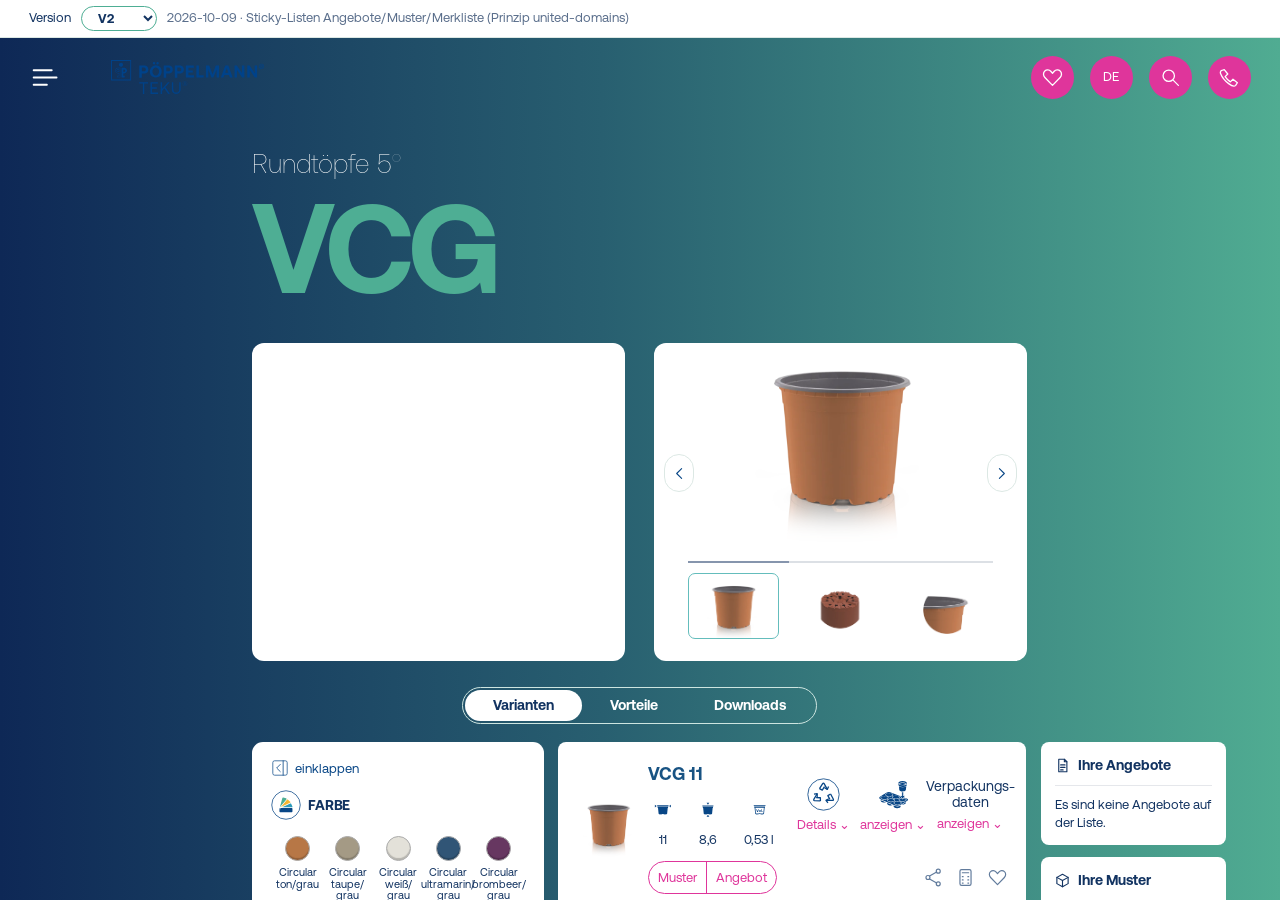
<file: index.html>
<!doctype html>
<html lang="de">
<head>
  <meta charset="utf-8">
  <title>TEKU Klickdummy</title>
  <script src="version-switch.js"></script>
</head>
<body>
  <p>Lade neueste Version … <a href="versions/v1/">sonst hier klicken</a></p>
</body>
</html>
</file>
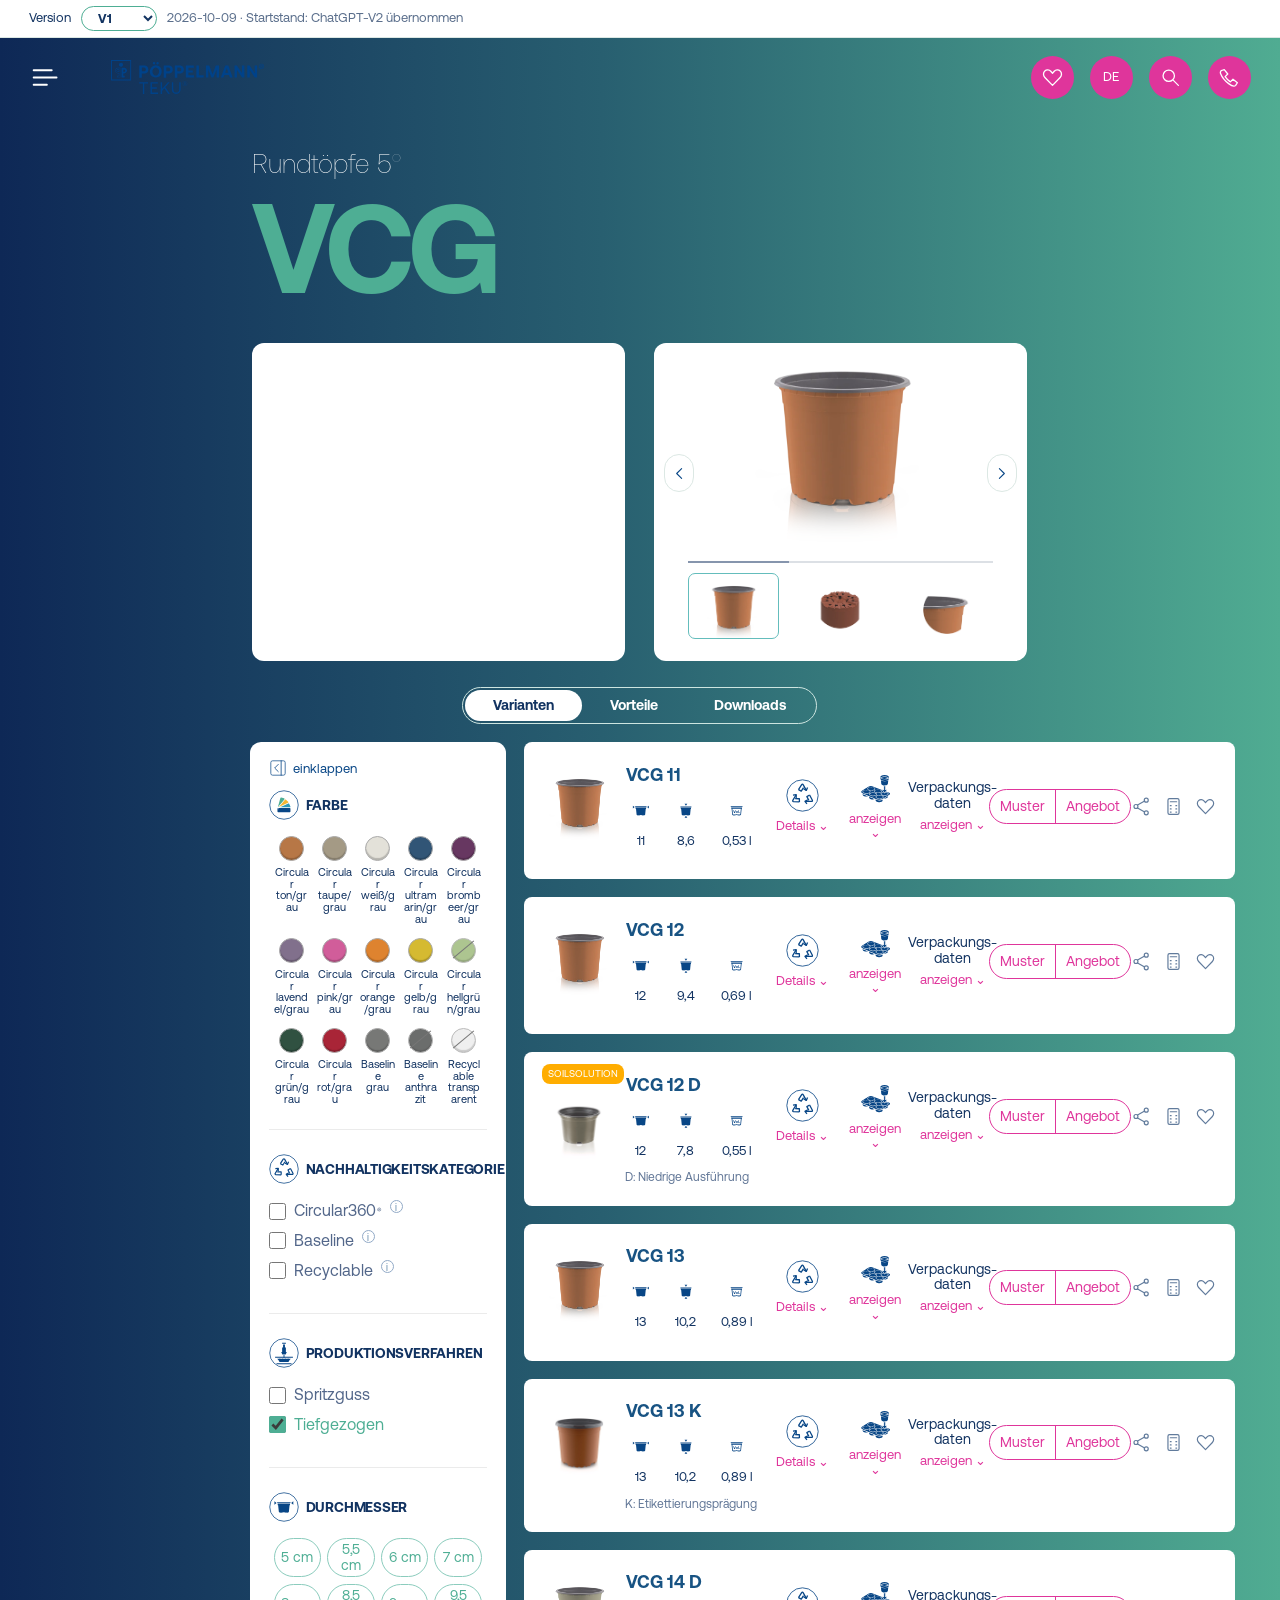
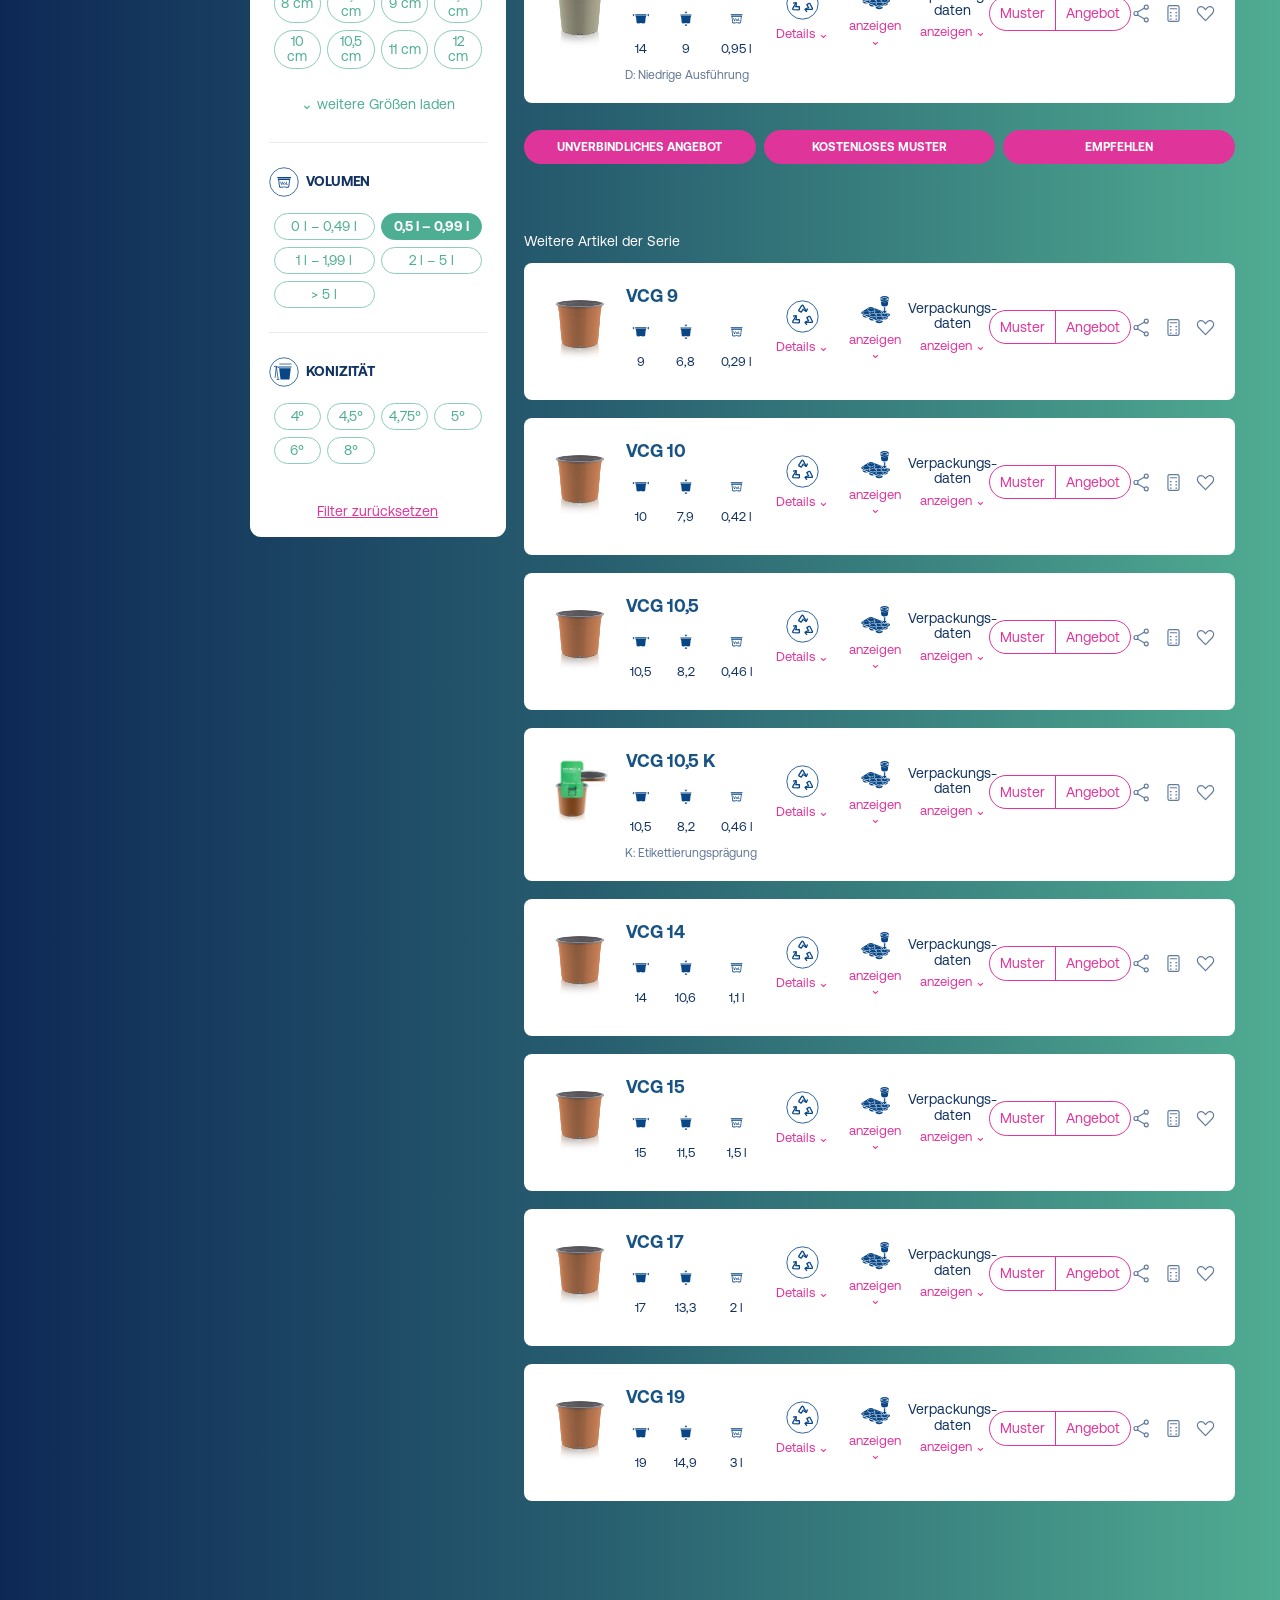
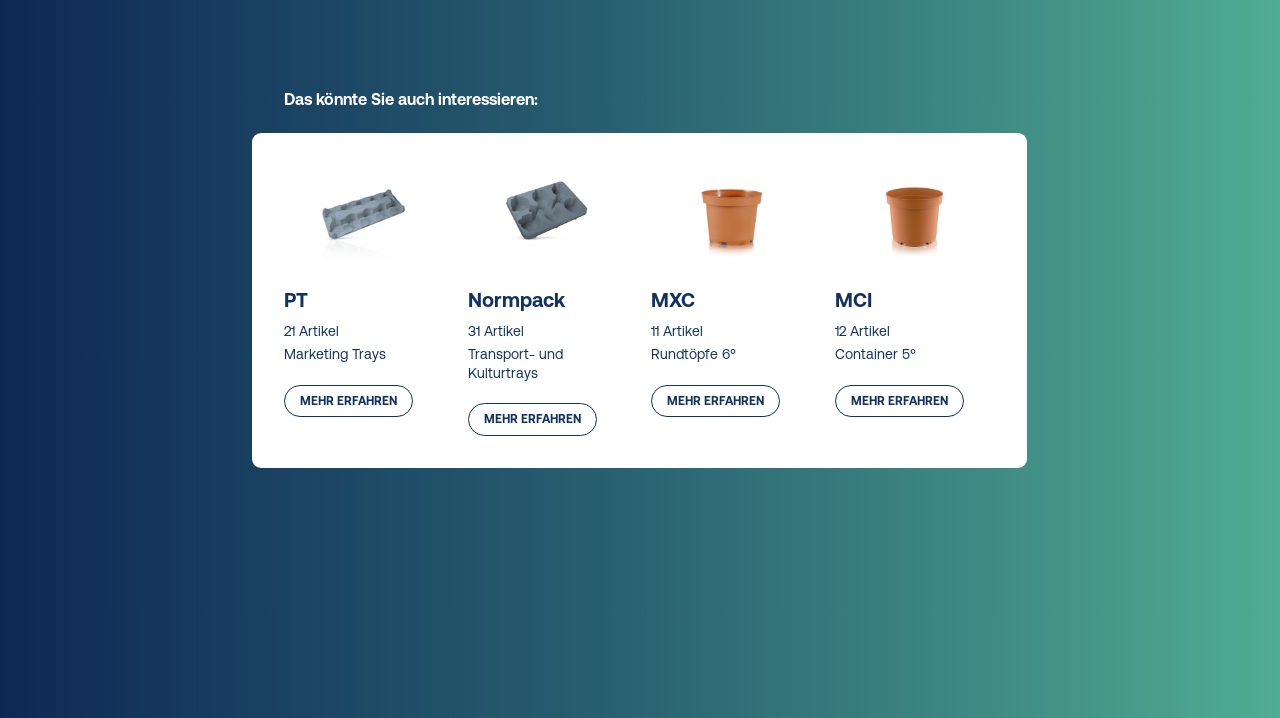
<file: versions/v1/index.html>
<!doctype html>
<html lang="de">
<head>
  <meta charset="utf-8">
  <meta name="viewport" content="width=device-width, initial-scale=1">
  <script src="../../version-switch.js"></script>
  <title>TEKU · VCG Rundtöpfe 5°</title>
  <meta name="description" content="Interaktiver TEKU VCG Produktdetailseiten-Entwurf mit Farbauswahl, Artikelfiltern und Musteranfrage.">
  <link rel="icon" type="image/svg+xml" href="data:image/svg+xml,%3Csvg xmlns='http://www.w3.org/2000/svg' viewBox='0 0 32 32'%3E%3Crect width='32' height='32' rx='6' fill='%230f2e5b'/%3E%3Ctext x='16' y='24' text-anchor='middle' font-family='Arial' font-size='24' font-weight='bold' fill='%234eae94'%3ET%3C/text%3E%3C/svg%3E">
  <link rel="stylesheet" href="styles.css?v=2">
  <link rel="stylesheet" href="v2.css?v=2">
  <link rel="stylesheet" href="../../version-switch.css">
  <script defer src="data.js"></script>
  <script defer src="app.js?v=2"></script>
</head>
<body>
  <header class="site-header">
    <button class="menu-button" aria-label="Menü öffnen" data-action="menu"><svg viewBox="0 0 24 24" aria-hidden="true"><path d="M3 6h15M3 12h19M3 18h11"/></svg></button>
    <a class="brand" href="#top" aria-label="TEKU Start"><img src="assets/pp-teku-logo-r.svg" alt="Pöppelmann TEKU"></a>
    <nav class="header-actions" aria-label="Service">
      <button class="round-button favorites-button" aria-label="Merkzettel öffnen" data-action="favorites"><svg viewBox="0 0 24 24"><path d="M20.8 4.6c-2-2-5.1-1.7-6.8.3L12 7.2l-2-2.3C8.3 2.9 5.2 2.6 3.2 4.6c-2.1 2-1.9 5.3.1 7.4L12 21l8.7-9c2-2.1 2.2-5.4.1-7.4Z"/></svg><span id="favorites-count" class="badge" hidden>0</span></button>
      <button class="round-button language" aria-label="Sprache wählen" data-action="language">DE</button>
      <button class="round-button" aria-label="Suche öffnen" data-action="search"><svg viewBox="0 0 24 24"><circle cx="10" cy="10" r="6.5"/><path d="m15 15 6 6"/></svg></button>
      <button class="round-button" aria-label="Kontakt öffnen" data-action="contact"><svg viewBox="0 0 24 24"><path d="m6 3 4 5-3 3c2 3 3 4 6 6l3-3 5 4-2 3c-1 1-4 1-8-2-4-3-7-6-9-11-1-2 0-4 1-4Z"/></svg></button>
    </nav>
  </header>
  <main id="top">
    <section class="hero" aria-labelledby="product-title">
      <div class="eyebrow">Rundtöpfe 5°</div>
      <h1 id="product-title">VCG</h1>
      <div class="hero-grid">
        <div class="info-card" id="hero-info" aria-live="polite"></div>
        <div class="gallery-card">
          <button class="main-image-button" aria-label="Produktbild vergrößern" data-action="zoom"><img id="main-image" src="assets/vcg-circular-ton-grau-pr.png" alt="VCG in Circular ton/grau"><span id="image-unavailable" hidden></span></button>
          <button class="gallery-arrow gallery-prev" data-gallery-step="-1" aria-label="Vorherige Produktansicht"><svg viewBox="0 0 24 24" aria-hidden="true"><path d="m15 5-7 7 7 7"/></svg></button>
          <button class="gallery-arrow gallery-next" data-gallery-step="1" aria-label="Nächste Produktansicht"><svg viewBox="0 0 24 24" aria-hidden="true"><path d="m9 5 7 7-7 7"/></svg></button>
          <div class="gallery-progress" aria-hidden="true"><span id="gallery-progress-bar"></span></div>
          <div class="thumbnails" role="group" aria-label="Produktansichten">
            <button class="thumbnail active" aria-label="Frontansicht" aria-pressed="true" data-view="0"><img id="front-thumbnail" src="assets/vcg-circular-ton-grau-pr.png" alt=""></button>
            <button class="thumbnail" aria-label="Bodenkonstruktion vergrößern" aria-pressed="false" data-view="1"><img src="assets/vcg-slide2.png" alt=""></button>
            <button class="thumbnail" aria-label="Randansicht vergrößern" aria-pressed="false" data-view="2"><img src="assets/vcg-slide3.png" alt=""></button>
          </div>
        </div>
      </div>
      <div class="tabs" role="tablist" aria-label="Produktinformationen">
        <button id="tab-variants" role="tab" aria-controls="variants-panel" aria-selected="true" data-tab="variants">Varianten</button>
        <button id="tab-benefits" role="tab" aria-controls="benefits-panel" aria-selected="false" tabindex="-1" data-tab="benefits">Vorteile</button>
        <button id="tab-downloads" role="tab" aria-controls="downloads-panel" aria-selected="false" tabindex="-1" data-tab="downloads">Downloads</button>
      </div>
    </section>
    <section id="variants-panel" class="catalog" role="tabpanel" aria-labelledby="tab-variants">
      <aside class="filters" aria-label="Artikelfilter">
        <button class="collapse-filter" id="collapse-filter" aria-controls="filter-body" aria-label="Filter einklappen" aria-expanded="true"><img src="assets/filter-toggle.svg" alt=""><span>einklappen</span></button>
        <nav id="compact-filters" class="compact-filters" aria-label="Filtergruppen" hidden></nav>
        <div id="filter-body">
          <section class="filter-section" id="filter-color"><h2><img class="filter-symbol" src="assets/filter-color.svg" alt=""> FARBE</h2><div class="color-grid" id="colors"></div></section>
          <section class="filter-section" id="filter-category"><h2><img class="filter-symbol" src="assets/filter-recycling.svg" alt=""> NACHHALTIGKEITSKATEGORIE</h2>
            <label class="check-label"><input type="checkbox" name="category" value="Circular360">Circular360<sup>®</sup><button class="info-button" aria-label="Informationen zu Circular360" data-info="Circular360">i</button></label>
            <label class="check-label"><input type="checkbox" name="category" value="Baseline">Baseline<button class="info-button" aria-label="Informationen zu Baseline" data-info="Baseline">i</button></label>
            <label class="check-label"><input type="checkbox" name="category" value="Recyclable">Recyclable<button class="info-button" aria-label="Informationen zu Recyclable" data-info="Recyclable">i</button></label>
          </section>
          <section class="filter-section" id="filter-process"><h2><img class="filter-symbol" src="assets/filter-production.svg" alt=""> PRODUKTIONSVERFAHREN</h2>
            <label class="check-label"><input type="checkbox" name="process" value="Spritzguss">Spritzguss</label>
            <label class="check-label"><input type="checkbox" name="process" value="Tiefgezogen" checked>Tiefgezogen</label>
          </section>
          <section class="filter-section" id="filter-diameter"><h2><img class="filter-symbol" src="assets/filter-diameter.svg" alt=""> DURCHMESSER</h2><div class="pill-grid" id="diameters"></div></section>
          <section class="filter-section" id="filter-volume"><h2><img class="filter-symbol" src="assets/filter-volume.svg" alt=""> VOLUMEN</h2><div class="pill-grid volume-grid" id="volumes"></div></section>
          <section class="filter-section" id="filter-angle"><h2><img class="filter-symbol" src="assets/filter-conicity.svg" alt=""> KONIZITÄT</h2><div class="pill-grid" id="angles"></div></section>
          <button class="reset-button" id="reset-filters">Filter zurücksetzen</button>
        </div>
      </aside>
      <div class="results-column"><div id="result-status" class="sr-only" aria-live="polite"></div><div id="results"></div><div id="additional-results"></div></div>
    </section>
    <section id="benefits-panel" class="content-panel" role="tabpanel" aria-labelledby="tab-benefits" hidden><div class="benefit-grid" id="benefits"></div></section>
    <section id="downloads-panel" class="content-panel" role="tabpanel" aria-labelledby="tab-downloads" hidden><div class="download-card"><h2>Downloads</h2><div id="download-list"></div></div></section>
    <section class="recommendations hero"><h2>Das könnte Sie auch interessieren:</h2><div class="recommendation-grid" id="recommendations"></div></section>
  </main>
  <dialog id="modal" aria-labelledby="modal-title"><button class="close-modal" aria-label="Dialog schließen">×</button><div id="modal-content"></div></dialog>
  <div id="toast" role="status" hidden></div>
</body>
</html>
</file>
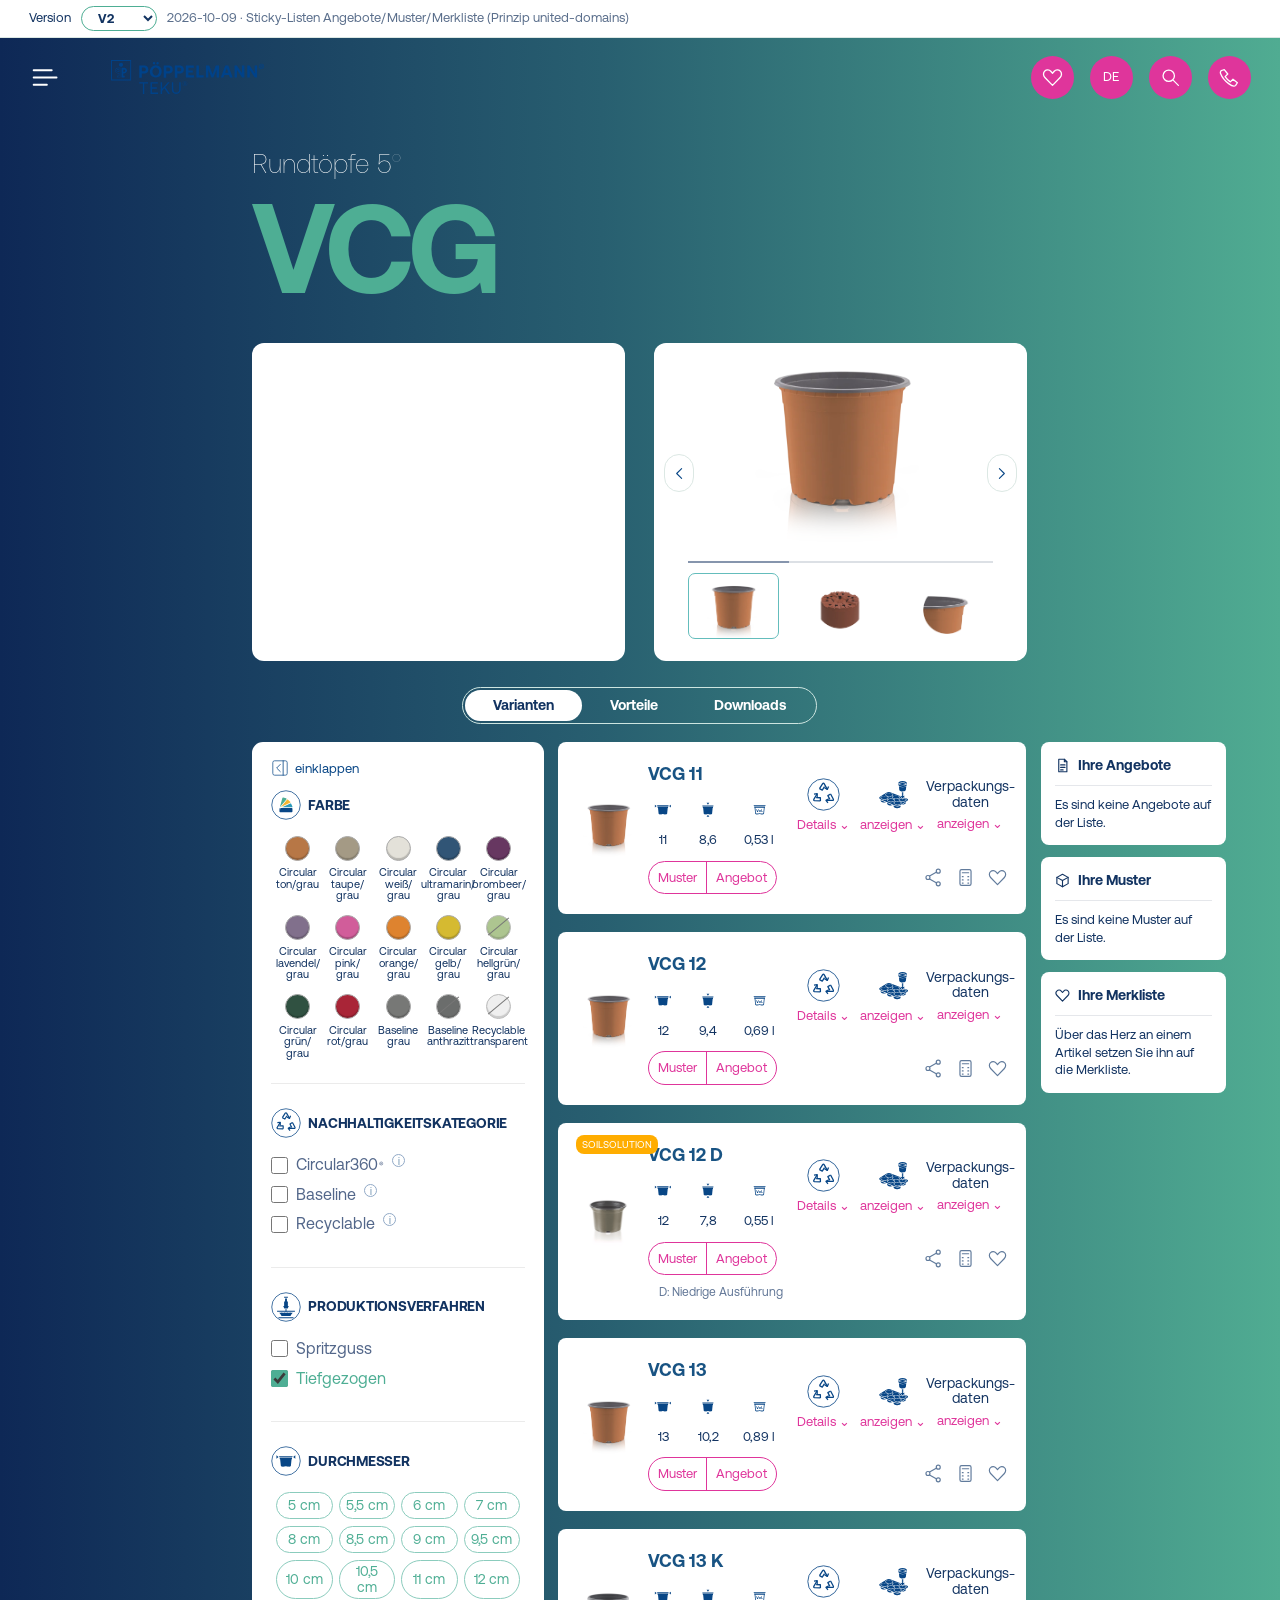
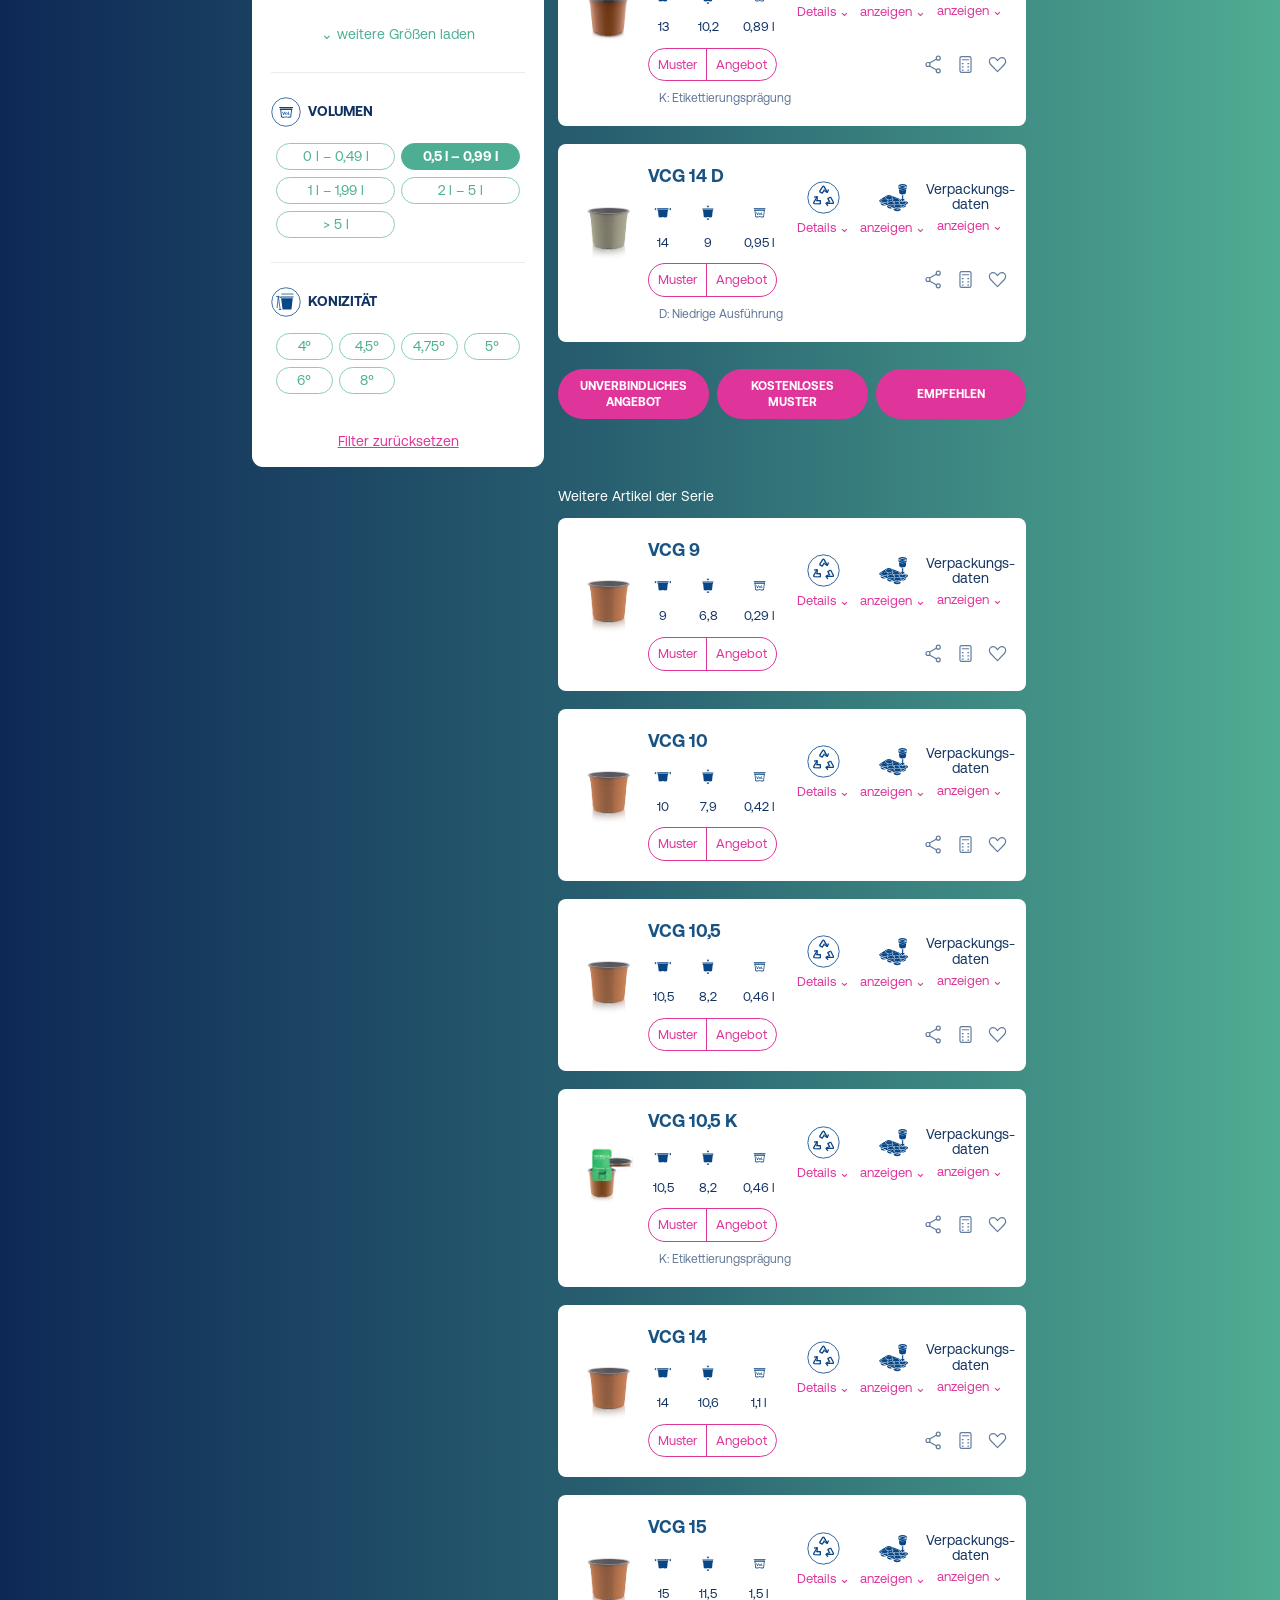
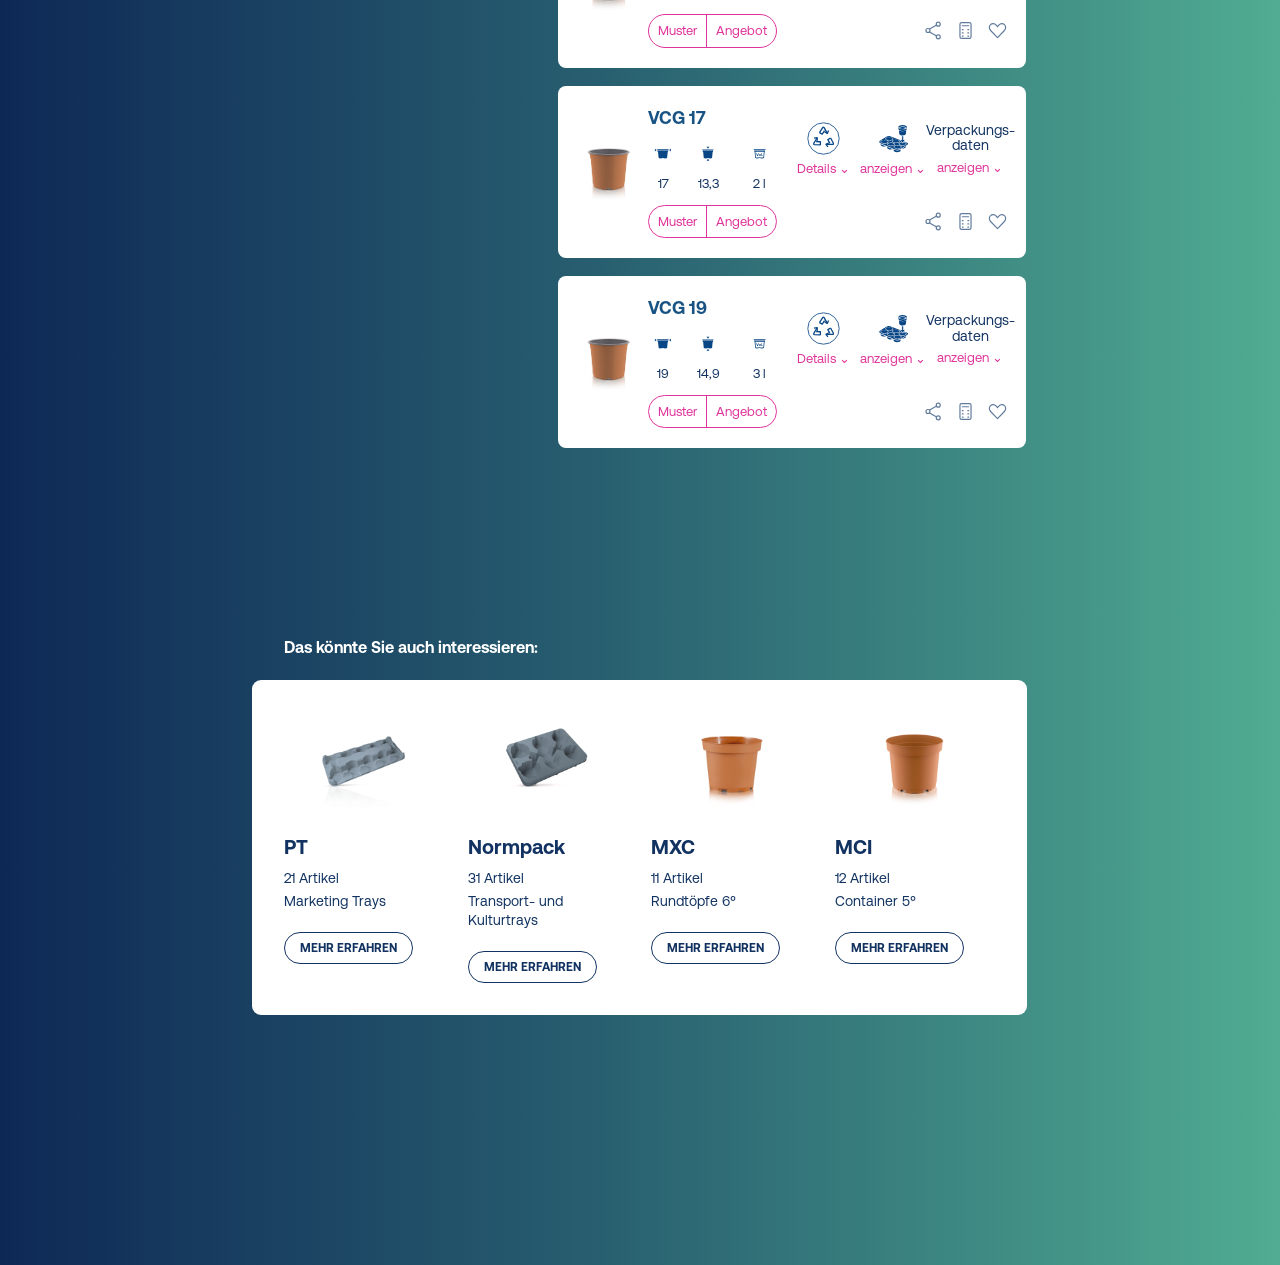
<file: versions/v2/index.html>
<!doctype html>
<html lang="de">
<head>
  <meta charset="utf-8">
  <meta name="viewport" content="width=device-width, initial-scale=1">
  <script src="../../version-switch.js"></script>
  <title>TEKU · VCG Rundtöpfe 5°</title>
  <meta name="description" content="Interaktiver TEKU VCG Produktdetailseiten-Entwurf mit Farbauswahl, Artikelfiltern und Musteranfrage.">
  <link rel="icon" type="image/svg+xml" href="data:image/svg+xml,%3Csvg xmlns='http://www.w3.org/2000/svg' viewBox='0 0 32 32'%3E%3Crect width='32' height='32' rx='6' fill='%230f2e5b'/%3E%3Ctext x='16' y='24' text-anchor='middle' font-family='Arial' font-size='24' font-weight='bold' fill='%234eae94'%3ET%3C/text%3E%3C/svg%3E">
  <link rel="stylesheet" href="styles.css?v=2">
  <link rel="stylesheet" href="v2.css?v=2">
  <link rel="stylesheet" href="lists.css">
  <link rel="stylesheet" href="../../version-switch.css">
  <script defer src="data.js"></script>
  <script defer src="app.js?v=2"></script>
</head>
<body>
  <header class="site-header">
    <button class="menu-button" aria-label="Menü öffnen" data-action="menu"><svg viewBox="0 0 24 24" aria-hidden="true"><path d="M3 6h15M3 12h19M3 18h11"/></svg></button>
    <a class="brand" href="#top" aria-label="TEKU Start"><img src="assets/pp-teku-logo-r.svg" alt="Pöppelmann TEKU"></a>
    <nav class="header-actions" aria-label="Service">
      <button class="round-button favorites-button" aria-label="Merkzettel öffnen" data-action="favorites"><svg viewBox="0 0 24 24"><path d="M20.8 4.6c-2-2-5.1-1.7-6.8.3L12 7.2l-2-2.3C8.3 2.9 5.2 2.6 3.2 4.6c-2.1 2-1.9 5.3.1 7.4L12 21l8.7-9c2-2.1 2.2-5.4.1-7.4Z"/></svg><span id="favorites-count" class="badge" hidden>0</span></button>
      <button class="round-button language" aria-label="Sprache wählen" data-action="language">DE</button>
      <button class="round-button" aria-label="Suche öffnen" data-action="search"><svg viewBox="0 0 24 24"><circle cx="10" cy="10" r="6.5"/><path d="m15 15 6 6"/></svg></button>
      <button class="round-button" aria-label="Kontakt öffnen" data-action="contact"><svg viewBox="0 0 24 24"><path d="m6 3 4 5-3 3c2 3 3 4 6 6l3-3 5 4-2 3c-1 1-4 1-8-2-4-3-7-6-9-11-1-2 0-4 1-4Z"/></svg></button>
    </nav>
  </header>
  <main id="top">
    <section class="hero" aria-labelledby="product-title">
      <div class="eyebrow">Rundtöpfe 5°</div>
      <h1 id="product-title">VCG</h1>
      <div class="hero-grid">
        <div class="info-card" id="hero-info" aria-live="polite"></div>
        <div class="gallery-card">
          <button class="main-image-button" aria-label="Produktbild vergrößern" data-action="zoom"><img id="main-image" src="assets/vcg-circular-ton-grau-pr.png" alt="VCG in Circular ton/grau"><span id="image-unavailable" hidden></span></button>
          <button class="gallery-arrow gallery-prev" data-gallery-step="-1" aria-label="Vorherige Produktansicht"><svg viewBox="0 0 24 24" aria-hidden="true"><path d="m15 5-7 7 7 7"/></svg></button>
          <button class="gallery-arrow gallery-next" data-gallery-step="1" aria-label="Nächste Produktansicht"><svg viewBox="0 0 24 24" aria-hidden="true"><path d="m9 5 7 7-7 7"/></svg></button>
          <div class="gallery-progress" aria-hidden="true"><span id="gallery-progress-bar"></span></div>
          <div class="thumbnails" role="group" aria-label="Produktansichten">
            <button class="thumbnail active" aria-label="Frontansicht" aria-pressed="true" data-view="0"><img id="front-thumbnail" src="assets/vcg-circular-ton-grau-pr.png" alt=""></button>
            <button class="thumbnail" aria-label="Bodenkonstruktion vergrößern" aria-pressed="false" data-view="1"><img src="assets/vcg-slide2.png" alt=""></button>
            <button class="thumbnail" aria-label="Randansicht vergrößern" aria-pressed="false" data-view="2"><img src="assets/vcg-slide3.png" alt=""></button>
          </div>
        </div>
      </div>
      <div class="tabs" role="tablist" aria-label="Produktinformationen">
        <button id="tab-variants" role="tab" aria-controls="variants-panel" aria-selected="true" data-tab="variants">Varianten</button>
        <button id="tab-benefits" role="tab" aria-controls="benefits-panel" aria-selected="false" tabindex="-1" data-tab="benefits">Vorteile</button>
        <button id="tab-downloads" role="tab" aria-controls="downloads-panel" aria-selected="false" tabindex="-1" data-tab="downloads">Downloads</button>
      </div>
    </section>
    <section id="variants-panel" class="catalog" role="tabpanel" aria-labelledby="tab-variants">
      <aside class="filters" aria-label="Artikelfilter">
        <button class="collapse-filter" id="collapse-filter" aria-controls="filter-body" aria-label="Filter einklappen" aria-expanded="true"><img src="assets/filter-toggle.svg" alt=""><span>einklappen</span></button>
        <nav id="compact-filters" class="compact-filters" aria-label="Filtergruppen" hidden></nav>
        <div id="filter-body">
          <section class="filter-section" id="filter-color"><h2><img class="filter-symbol" src="assets/filter-color.svg" alt=""> FARBE</h2><div class="color-grid" id="colors"></div></section>
          <section class="filter-section" id="filter-category"><h2><img class="filter-symbol" src="assets/filter-recycling.svg" alt=""> NACHHALTIGKEITSKATEGORIE</h2>
            <label class="check-label"><input type="checkbox" name="category" value="Circular360">Circular360<sup>®</sup><button class="info-button" aria-label="Informationen zu Circular360" data-info="Circular360">i</button></label>
            <label class="check-label"><input type="checkbox" name="category" value="Baseline">Baseline<button class="info-button" aria-label="Informationen zu Baseline" data-info="Baseline">i</button></label>
            <label class="check-label"><input type="checkbox" name="category" value="Recyclable">Recyclable<button class="info-button" aria-label="Informationen zu Recyclable" data-info="Recyclable">i</button></label>
          </section>
          <section class="filter-section" id="filter-process"><h2><img class="filter-symbol" src="assets/filter-production.svg" alt=""> PRODUKTIONSVERFAHREN</h2>
            <label class="check-label"><input type="checkbox" name="process" value="Spritzguss">Spritzguss</label>
            <label class="check-label"><input type="checkbox" name="process" value="Tiefgezogen" checked>Tiefgezogen</label>
          </section>
          <section class="filter-section" id="filter-diameter"><h2><img class="filter-symbol" src="assets/filter-diameter.svg" alt=""> DURCHMESSER</h2><div class="pill-grid" id="diameters"></div></section>
          <section class="filter-section" id="filter-volume"><h2><img class="filter-symbol" src="assets/filter-volume.svg" alt=""> VOLUMEN</h2><div class="pill-grid volume-grid" id="volumes"></div></section>
          <section class="filter-section" id="filter-angle"><h2><img class="filter-symbol" src="assets/filter-conicity.svg" alt=""> KONIZITÄT</h2><div class="pill-grid" id="angles"></div></section>
          <button class="reset-button" id="reset-filters">Filter zurücksetzen</button>
        </div>
      </aside>
      <div class="results-column"><div id="result-status" class="sr-only" aria-live="polite"></div><div id="results"></div><div id="additional-results"></div></div>
      <aside id="lists" class="list-sidebar" aria-label="Ihre Listen"></aside>
    </section>
    <section id="benefits-panel" class="content-panel" role="tabpanel" aria-labelledby="tab-benefits" hidden><div class="benefit-grid" id="benefits"></div></section>
    <section id="downloads-panel" class="content-panel" role="tabpanel" aria-labelledby="tab-downloads" hidden><div class="download-card"><h2>Downloads</h2><div id="download-list"></div></div></section>
    <section class="recommendations hero"><h2>Das könnte Sie auch interessieren:</h2><div class="recommendation-grid" id="recommendations"></div></section>
  </main>
  <dialog id="modal" aria-labelledby="modal-title"><button class="close-modal" aria-label="Dialog schließen">×</button><div id="modal-content"></div></dialog>
  <div id="toast" role="status" hidden></div>
</body>
</html>
</file>
<file: versions/v1/styles.css>
@font-face{font-family:Aeonik;src:url('assets/Aeonik-Regular.woff2') format('woff2');font-weight:400;font-display:swap}
@font-face{font-family:Aeonik;src:url('assets/Aeonik-Bold.woff2') format('woff2');font-weight:700;font-display:swap}
@font-face{font-family:Aeonik;src:url('assets/Aeonik-Thin.woff2') format('woff2');font-weight:100;font-display:swap}
:root{--navy:#123361;--green:#4eae94;--pink:#df359b;--line:#e5e7eb;--white:#fff;--muted:#627797}
*{box-sizing:border-box}html{scroll-behavior:smooth}body{margin:0;background:linear-gradient(90deg,#0e2856 0%,#285f70 47%,#50ac92 100%);color:var(--navy);font:400 16px/1.35 Aeonik,Arial,sans-serif;min-height:100vh}button,input,select,textarea{font:inherit}button,a,input,summary{ -webkit-tap-highlight-color:transparent}button{cursor:pointer}button{border:0;background:none;color:inherit;padding:0}a{color:inherit}button:focus-visible,a:focus-visible,input:focus-visible,select:focus-visible,textarea:focus-visible{outline:3px solid #64c9b8;outline-offset:4px}button:disabled{cursor:default;opacity:.5}[hidden]{display:none!important}svg{width:24px;height:24px;fill:none;stroke:currentColor;stroke-width:1.5;stroke-linecap:round;stroke-linejoin:round}img{max-width:100%;display:block}
.site-header{height:78px;display:flex;align-items:center;gap:clamp(28px,4vw,80px);padding:20px 2.3vw;color:white}.brand{display:block;width:clamp(145px,12vw,236px)}.brand img{width:100%;height:auto}.menu-button{width:30px;height:34px;display:grid;place-items:center}.menu-button svg{width:29px;height:29px}.header-actions{margin-left:auto;display:flex;gap:16px}.round-button{border-radius:50%;background:var(--pink);color:white;width:43px;height:43px;display:grid;place-items:center;position:relative}.round-button svg{width:21px;height:21px}.language{font-size:13px}.badge{position:absolute;top:-5px;right:-2px;background:var(--navy);border-radius:50%;min-width:19px;height:19px;font-size:11px;line-height:19px}
.hero{margin-left:19.7%;width:60.5%;max-width:1160px}.eyebrow{font-weight:100;color:white;font-size:clamp(25px,2.1vw,40px);padding-top:30px}.hero h1{font-size:clamp(105px,9.9vw,190px);font-weight:700;line-height:1;margin:3px 0 31px;color:var(--green);letter-spacing:-.045em}.hero-grid{display:grid;grid-template-columns:1fr 1fr;gap:clamp(25px,2.3vw,45px);align-items:stretch}.info-card,.gallery-card{background:white;border-radius:12px;aspect-ratio:1.17;min-width:0}.info-card{padding:34px;display:flex;flex-direction:column;justify-content:center;position:relative}.info-card:empty{padding:0}.info-card h2{font-size:24px;margin:0 0 12px}.info-card p{font-size:16px;margin:0 0 10px}.info-card .spec-line{display:flex;gap:24px;margin-bottom:16px}.info-card .spec-line span{display:block;font-size:22px}.info-card .spec-line small{font-size:13px;color:var(--muted)}.info-card .small-note{font-size:14px;color:var(--muted)}.gallery-card{position:relative;padding:0 9% 22px;display:flex;flex-direction:column}.main-image-button{position:relative;height:72%;display:grid;place-items:center;overflow:visible}.main-image-button img{height:calc(100% + 30px);max-height:calc(100% + 30px);width:auto;max-width:100%;object-fit:contain;position:relative;top:-15px}.main-image-button #image-unavailable{padding:35px;font-size:16px;line-height:1.5}.gallery-progress{height:2px;background:#dce0e5;margin:10px 0 20px;flex:none}.gallery-progress span{display:block;width:33.333%;height:2px;background:#8695ad;transition:transform .2s}.thumbnails{display:flex;justify-content:space-between;gap:14px;flex:1;min-height:0}.thumbnail{border:1px solid transparent;border-radius:7px;width:30%;min-height:56px;display:grid;place-items:center;padding:3px}.thumbnail img{max-height:66px;width:auto;max-width:90%;object-fit:contain}.thumbnail.active{border-color:#64bdbc}.tabs{border:1px solid #cde5e0;border-radius:30px;display:flex;width:fit-content;margin:26px auto 18px;height:37px;padding:2px;color:white;min-width:320px}.tabs button{border-radius:24px;padding:5px 28px;font-size:14px;font-weight:700;flex:1}.tabs button[aria-selected=true]{background:white;color:var(--navy)}
.catalog{margin-left:19.5%;width:77%;max-width:1475px;display:grid;grid-template-columns:26% 1fr;gap:18px;align-items:start}.filters{background:white;border-radius:11px;padding:16px 19px}.collapse-filter{color:#5179a2;font-size:14px;margin-bottom:12px;display:block}.filter-section{padding:0 0 24px;margin:0 0 24px;border-bottom:1px solid #ebebeb}.filter-section:last-of-type{border-bottom:none;margin-bottom:14px}.filter-section h2{display:flex;align-items:center;gap:7px;font-size:clamp(14px,.95vw,18px);font-weight:700;line-height:1.1;margin:0 0 16px}.filter-symbol{border:1px solid #40729b;border-radius:50%;width:30px;height:30px;flex-shrink:0;font-size:21px;display:grid;place-items:center;font-weight:400}.color-grid{display:grid;grid-template-columns:repeat(5,1fr);gap:13px 7px;padding:0 5px}.swatch-button{display:flex;flex-direction:column;align-items:center;gap:6px;min-width:0;border-radius:5px}.swatch{width:25px;height:25px;background:var(--swatch);border:1px solid #aaa;border-radius:50%;position:relative;flex-shrink:0;box-shadow:inset 0 -2px 1px #0003}.swatch-button.active .swatch{outline:3px solid var(--green);outline-offset:2px}.swatch-button.active{color:var(--green);font-weight:700}.swatch-label{font-size:clamp(11px,.63vw,13px);line-height:1.05;overflow-wrap:anywhere;text-align:center}.swatch-button[data-unavailable=true] .swatch{opacity:.8}.swatch-button[data-unavailable=true] .swatch:after{content:'';position:absolute;inset:10px -2px auto;height:1px;background:#555;transform:rotate(-40deg)}.check-label{display:flex;align-items:center;gap:8px;margin:8px 0;color:#53678a;font-size:16px}.check-label input{width:17px;height:17px;accent-color:var(--green);margin:0}.check-label:has(input:checked){color:var(--green)}sup{font-size:9px;margin-left:-7px}.info-button{border:1px solid #92aac7;border-radius:50%;width:13px;height:13px;font-size:10px;color:#668cad;align-self:start;flex-shrink:0}.pill-grid{display:grid;grid-template-columns:repeat(4,1fr);gap:7px 6px;padding:0 5px}.pill-grid button{border:1px solid #8bccbd;border-radius:20px;color:var(--green);font-size:14px;line-height:1.1;min-height:27px;padding:3px 6px}.pill-grid button.active{background:var(--green);color:white;border-color:var(--green);font-weight:700}.volume-grid{grid-template-columns:1fr 1fr}.more-sizes{font-size:13px;color:var(--green);margin:15px auto 0;display:block}.reset-button{font-size:14px;display:block;margin:auto;color:var(--pink);text-decoration:underline}.filters.collapsed #filter-body{display:none}.catalog.filters-collapsed{grid-template-columns:155px 1fr}.filters.collapsed{padding:14px}.filters.collapsed .collapse-filter{margin:0}
.product-row{background:white;border-radius:8px;margin-bottom:18px;padding:20px 18px;position:relative;min-height:137px}.row-main{display:grid;grid-template-columns:74px minmax(135px,1.4fr) minmax(63px,.8fr) minmax(63px,.8fr) minmax(72px,1fr) minmax(122px,1.5fr) 93px;gap:10px;align-items:center}.product-photo{height:88px;display:grid;place-items:center}.product-photo img{width:74px;height:88px;object-fit:contain}.product-title-button{text-align:left;font-size:18px;font-weight:700;color:#185383;margin-bottom:11px;display:block}.row-specs{display:flex;gap:15px;text-align:center}.metric{min-width:30px;font-size:13px;white-space:nowrap}.metric img{width:28px;height:25px;object-fit:contain;margin:0 auto 9px}.metric:last-child{min-width:42px}.detail-toggle{font-size:13px;color:var(--pink);display:flex;flex-direction:column;align-items:center;justify-content:center;min-height:62px;gap:7px;line-height:1.1}.detail-toggle img{width:35px;height:33px;object-fit:contain}.detail-toggle .recycle-icon{font-size:28px;color:#255c8c;border:1px solid #4d7aa5;border-radius:50%;height:32px;width:32px;line-height:30px}.pack-toggle .pack-label{color:var(--navy);font-size:14px;max-width:90px}.split-buttons{border:1px solid var(--pink);display:flex;border-radius:25px;overflow:hidden;width:fit-content;justify-self:center;color:var(--pink);font-size:14px;white-space:nowrap}.split-buttons button{padding:7px 10px}.split-buttons button+button{border-left:1px solid var(--pink)}.split-buttons button:hover{background:var(--pink);color:white}.row-icons{display:flex;align-items:center;gap:11px;color:#617b9c}.row-icons button{width:21px;display:grid;place-items:center}.row-icons svg{width:19px;height:19px}.row-icons .saved{color:var(--green)}.row-icons .saved svg{fill:var(--green)}.special-badge{background:#ffad00;color:white;padding:3px 6px;position:absolute;left:18px;top:12px;border-radius:8px;font-size:10px}.product-row.special .product-photo{padding-top:12px}.row-note{font-size:12px;margin:9px 0 0 83px;color:#627797}.row-detail{border-top:1px solid var(--line);margin-top:20px;padding:18px 2px 0}.row-detail h3{font-size:16px;margin:0 0 15px}.variant-grid{display:grid;grid-template-columns:repeat(auto-fit,minmax(100px,1fr));gap:15px}.variant-tile{border:1px solid #e0e6e9;border-radius:6px;padding:10px 6px;font-size:12px;text-align:center}.variant-tile.active{border-color:var(--green);box-shadow:0 0 0 1px var(--green)}.variant-tile img{height:75px;width:100%;object-fit:contain;margin-bottom:5px}.variant-tile span{display:block}.variant-tile small{color:var(--muted)}.tray-grid{display:grid;grid-template-columns:repeat(auto-fill,minmax(125px,1fr));gap:12px}.tray-tile{border:1px solid #dde5eb;border-radius:6px;padding:10px;font-size:13px}.tray-tile img{width:100%;height:75px;object-fit:contain;margin-bottom:9px}.packaging-table{width:100%;border-collapse:collapse;font-size:14px}.packaging-table th,.packaging-table td{text-align:left;padding:12px;border-bottom:1px solid var(--line)}.packaging-table td{font-weight:700}.batch-actions{display:flex;justify-content:center;gap:8px;margin:27px 0 68px}.pink-button{background:var(--pink);color:white;border-radius:30px;font-size:13px;font-weight:700;padding:11px 20px;display:inline-block;text-decoration:none;cursor:pointer}.batch-actions .pink-button{flex:1;font-size:12px;padding:9px 12px;max-width:250px}.secondary-label{font-size:14px;color:white;font-weight:400;margin:0 0 12px;display:block}.secondary-products{margin-top:0}.empty-state{border-radius:9px;padding:28px;background:white;line-height:1.5;margin-bottom:24px}.empty-state h2{font-size:22px;margin-top:0}.empty-state button{margin-top:12px}.small-note{font-size:14px;color:var(--muted)}
.recommendations{margin-top:170px;padding-bottom:250px}.recommendations>h2{font-size:16px;color:white;margin:0 0 22px 32px}.recommendation-grid{background:white;border-radius:9px;padding:32px;display:grid;grid-template-columns:repeat(4,1fr);gap:24px}.recommendation h3{font-size:20px;margin:16px 0 9px}.recommendation p{font-size:14px;margin:4px 0}.recommendation img{height:105px;width:100%;object-fit:contain}.outline-button{border:1px solid var(--navy);border-radius:25px;font-size:12px;font-weight:700;padding:7px 15px;margin-top:17px;display:inline-block;text-decoration:none}.content-panel{margin-left:19.5%;width:77%;max-width:1475px;min-height:480px}.benefit-grid{display:grid;grid-template-columns:repeat(3,1fr);gap:20px}.benefit-card,.download-card{background:white;padding:30px;border-radius:10px}.benefit-card h2{font-size:24px;margin:0 0 20px}.benefit-card p{font-size:16px;margin:0}.download-card h2{font-size:28px}.download-link{display:flex;justify-content:space-between;align-items:center;gap:20px;padding:24px 0;border-top:1px solid var(--line);text-decoration:none;font-size:18px}.download-link span:last-child{font-size:14px;color:var(--pink)}
dialog{border:0;border-radius:14px;color:var(--navy);padding:38px;width:min(620px,calc(100% - 32px));max-height:90vh;box-shadow:0 20px 90px #0004}dialog::backdrop{background:#082044ac;backdrop-filter:blur(3px)}.close-modal{position:absolute;right:16px;top:14px;border-radius:50%;background:var(--pink);color:white;width:29px;height:29px;font-size:25px;line-height:25px}dialog h2{font-size:28px;margin:0 0 16px}dialog h3{font-size:20px}dialog p{line-height:1.5}.form-grid{display:grid;grid-template-columns:1fr 1fr;gap:16px}.form-field{display:flex;flex-direction:column;gap:7px;margin-bottom:16px;font-size:14px}.form-field input,.form-field textarea,.form-field select{border:1px solid #adbac9;border-radius:5px;padding:10px;width:100%;font-size:16px;color:var(--navy);background:white}.form-field textarea{min-height:90px}.form-field.wide{grid-column:1/-1}.request-summary{padding:14px;background:#edf6f3;border-radius:6px;margin:18px 0}.modal-image{max-height:65vh;max-width:100%;margin:15px auto;object-fit:contain}.modal-products{display:flex;flex-direction:column;gap:12px}.favorite-item{display:flex;align-items:center;gap:16px;padding:12px;border-bottom:1px solid var(--line)}.favorite-item img{width:60px;height:65px;object-fit:contain}.favorite-item .remove-favorite{margin-left:auto;color:var(--pink);font-size:14px}.modal-links{display:flex;flex-direction:column;gap:0}.modal-links a{border-bottom:1px solid var(--line);text-decoration:none;padding:15px 0;font-size:21px}.selection-list{display:flex;flex-direction:column;gap:8px;margin:18px 0}.selection-list label{display:flex;gap:12px;align-items:center;font-size:16px}.selection-list input{accent-color:var(--green);width:18px;height:18px}.calc-result{background:#edf6f3;border-radius:8px;padding:24px;margin-top:20px}.calc-result strong{font-size:32px;color:var(--green);display:block}.copy-field{display:flex;gap:8px}.copy-field input{min-width:0;flex:1;padding:12px;border:1px solid #bbb;border-radius:5px}.language-options{display:flex;gap:15px}.language-options button{padding:12px 20px;border:1px solid var(--green);border-radius:25px}.search-result{display:block;text-decoration:none;padding:10px;border-bottom:1px solid var(--line)}#toast{position:fixed;bottom:24px;left:50%;transform:translateX(-50%);background:var(--navy);color:white;padding:15px 24px;border-radius:8px;box-shadow:0 5px 30px #0003;z-index:5;max-width:calc(100% - 32px);font-size:15px}.sr-only{position:absolute;width:1px;height:1px;margin:-1px;padding:0;overflow:hidden;clip:rect(0,0,0,0);white-space:nowrap;border:0}
@media(min-width:1700px){.product-row{padding:22px 25px;min-height:155px}.row-main{grid-template-columns:90px minmax(175px,1.4fr) 90px 90px 106px 175px 106px;gap:12px}.product-photo img{width:84px;height:98px}.row-specs{gap:24px}.metric{font-size:15px}.metric img{width:34px;height:29px}.product-title-button{font-size:22px}.detail-toggle{font-size:15px}.split-buttons{font-size:16px}.split-buttons button{padding:7px 13px}.row-icons{gap:18px}.row-icons svg{width:22px;height:22px}.row-note{margin-left:102px}.color-grid{gap:20px 10px}.swatch{width:30px;height:30px}.filters{padding:20px 24px}.filter-section{padding-bottom:30px;margin-bottom:30px}.recommendation img{height:140px}}
@media(max-width:1250px){.hero{margin-left:13%;width:72%}.catalog,.content-panel{margin-left:8%;width:88%}.catalog{grid-template-columns:260px 1fr}.row-main{grid-template-columns:56px minmax(105px,1.2fr) 55px 55px 68px 115px 72px;gap:5px}.product-photo img{width:55px;height:76px}.row-specs{gap:8px}.row-icons{gap:5px}.split-buttons button{padding:6px 8px}.split-buttons{font-size:13px}.product-title-button{font-size:16px}.detail-toggle{font-size:12px}.product-row{padding:18px 12px}.row-note{margin-left:61px}.gallery-card{padding-bottom:16px}.info-card{padding:25px}.hero h1{font-size:135px}}
@media(max-width:1000px){.catalog,.content-panel{margin-left:4%;width:92%}.catalog{grid-template-columns:225px 1fr;gap:12px}.row-main{grid-template-columns:55px 1fr 58px 58px 65px;gap:8px}.split-buttons{grid-column:2/4;justify-self:start}.row-icons{grid-column:4/6;justify-self:end;gap:16px}.filters{padding:14px}.color-grid{gap:12px 4px}.pill-grid{grid-template-columns:repeat(3,1fr)}.filter-section h2{font-size:14px}.filter-symbol{width:25px;height:25px;font-size:17px}.check-label{font-size:14px}.hero-grid{gap:20px}.recommendation-grid{gap:15px;padding:23px}.recommendation h3{font-size:18px}.recommendation p{font-size:13px}.outline-button{font-size:11px;padding:6px 9px}.hero h1{font-size:120px}.eyebrow{padding-top:15px}.info-card{padding:18px}.info-card .spec-line{gap:15px}.info-card h2{font-size:20px}.info-card .spec-line span{font-size:18px}.benefit-grid{grid-template-columns:1fr 1fr}}
@media(max-width:700px){.site-header{height:66px;padding:16px;gap:20px}.brand{width:145px}.header-actions{gap:8px}.round-button{width:31px;height:31px}.round-button svg{width:16px;height:16px}.header-actions .language{display:none}.hero{margin-left:5%;width:90%}.eyebrow{font-size:25px;padding-top:20px}.hero h1{font-size:100px;margin-bottom:22px}.hero-grid{grid-template-columns:1fr;gap:18px}.info-card{display:none}.info-card:not(:empty){display:block;aspect-ratio:auto;order:2;padding:25px}.gallery-card{aspect-ratio:1.25;padding:0 9% 20px}.main-image-button{height:72%}.thumbnail img{max-height:62px}.tabs{margin-top:24px;min-width:0;width:100%}.tabs button{padding:5px 13px}.catalog,.content-panel{margin-left:5%;width:90%}.catalog{grid-template-columns:1fr}.filters{padding:18px}.filter-section{margin-bottom:18px;padding-bottom:18px}.color-grid{grid-template-columns:repeat(5,1fr);gap:16px}.swatch-label{font-size:12px}.swatch{width:30px;height:30px}.pill-grid{grid-template-columns:repeat(4,1fr)}.volume-grid{grid-template-columns:1fr 1fr}.filter-section h2{font-size:16px}.catalog.filters-collapsed{grid-template-columns:1fr}.filters.collapsed{margin-bottom:6px}.check-label{font-size:16px}.row-main{grid-template-columns:48px 1fr 44px 44px 62px;gap:7px}.product-title-button{font-size:18px}.product-row{padding:18px 12px;margin-bottom:14px}.metric{font-size:12px;min-width:24px}.metric img{width:23px;height:23px}.row-specs{gap:10px}.detail-toggle{font-size:11px}.detail-toggle img{width:29px;height:29px}.detail-toggle .recycle-icon{font-size:24px;width:29px;height:29px;line-height:27px}.pack-toggle .pack-label{font-size:12px}.split-buttons{font-size:14px;margin-top:12px}.row-icons{margin-top:12px}.row-note{font-size:11px}.batch-actions{gap:6px;flex-wrap:wrap;margin-bottom:35px}.batch-actions .pink-button{min-width:110px;font-size:11px;padding:9px 8px}.recommendations{margin-top:80px;padding-bottom:100px}.recommendations>h2{margin-left:12px;font-size:16px}.recommendation-grid{grid-template-columns:1fr 1fr;gap:26px;padding:25px}.recommendation img{height:90px}.benefit-grid{grid-template-columns:1fr}.download-link{font-size:16px}.form-grid{grid-template-columns:1fr;gap:0}dialog{padding:32px 22px}.info-card .small-note{font-size:14px}.variant-grid{grid-template-columns:repeat(3,1fr)}.variant-tile{font-size:12px}.gallery-progress{margin-top:8px;margin-bottom:15px}}
@media(prefers-reduced-motion:reduce){html{scroll-behavior:auto}*{transition:none!important}}
</file>
<file: versions/v1/v2.css>
/* V2 refinements; V1 keeps its original styles and interactions. */
:root{--hero-left:19.7%;--hero-width:60.5%}
.hero{margin-left:var(--hero-left);width:var(--hero-width)}
.filter-section h2{gap:7px;letter-spacing:-.015em}
.filter-symbol{width:30px;height:30px;border:0;border-radius:0;flex-shrink:0;object-fit:contain}
.filter-section{scroll-margin-top:24px}
.collapse-filter{display:flex;align-items:center;gap:6px;font-size:13px;color:#084686;min-height:20px}
.collapse-filter img{width:18px;height:18px;flex-shrink:0}
.collapse-filter.is-collapsed img{transform:scaleX(-1)}
.catalog.filters-collapsed{margin-left:var(--hero-left);width:var(--hero-width);max-width:1160px;grid-template-columns:64px minmax(0,1fr);gap:20px}
.results-column{min-width:0}
.filters.collapsed{padding:10px 14px;border-radius:8px}
.filters.collapsed .collapse-filter{margin:0 auto;width:20px;justify-content:center}
.filters.collapsed .collapse-filter span{display:none}
.compact-filters{display:flex;flex-direction:column}
.compact-filters button{display:grid;place-items:center;width:100%;height:56px;border-bottom:1px solid #7d9ab9}
.compact-filters button:last-child{border:0}
.compact-filters button img{width:30px;height:30px}
.compact-filters button:hover img{filter:brightness(1.25)}
.catalog.filters-collapsed .row-main{grid-template-columns:60px minmax(120px,1.4fr) minmax(52px,.75fr) minmax(52px,.75fr) minmax(70px,1fr) minmax(114px,1.4fr) 70px;gap:8px}
.catalog.filters-collapsed .product-row{padding:20px;min-height:126px}
.catalog.filters-collapsed .product-photo img{width:60px;height:84px}
.catalog.filters-collapsed .row-specs{gap:10px}
.catalog.filters-collapsed .row-icons{gap:12px;color:#123361}
.catalog.filters-collapsed .product-row:has(.row-detail:not([hidden])){padding:0;background:transparent}
.catalog.filters-collapsed .product-row:has(.row-detail:not([hidden])) .row-main{background:white;border-radius:8px;padding:20px}
.catalog.filters-collapsed .row-detail{padding:22px;background:white;border-radius:8px;border-top:0;margin-top:14px;position:relative}
.catalog.filters-collapsed .row-note{padding:0 20px;background:white;margin:0}
.gallery-card{isolation:isolate;display:grid;grid-template-rows:minmax(0,1fr) 2px 66px;gap:10px}
.gallery-card .main-image-button{height:100%;min-height:0}
.gallery-card .main-image-button img{position:absolute;inset:0;height:100%;max-height:100%;width:100%;margin:auto}
.gallery-card .gallery-progress{margin:0}
.gallery-card .thumbnails{min-width:0}
.gallery-arrow{position:absolute;top:35%;width:30px;height:38px;background:#fff;border:1px solid #dce8e4;border-radius:20px;color:#084686;display:grid;place-items:center;z-index:1}
.gallery-arrow svg{width:17px;height:17px}
.gallery-prev{left:10px}.gallery-next{right:10px}
.gallery-arrow:hover{background:#edf6f3}
.gallery-modal{width:min(820px,calc(100% - 32px))}
.gallery-modal h2{padding-right:24px;font-size:23px}
.gallery-modal-image{display:grid;grid-template-columns:36px minmax(0,1fr) 36px;gap:8px;align-items:center}
.gallery-modal-image .modal-image{height:48vh;max-height:48vh;width:100%;min-width:0}
.gallery-modal-arrow{display:grid;place-items:center;border:1px solid #a7c8c3;border-radius:50%;width:36px;height:36px;background:white}
.gallery-modal-arrow:first-child svg{transform:rotate(90deg)}
.gallery-modal-arrow:last-child svg{transform:rotate(-90deg)}
.gallery-modal-tabs{display:flex;justify-content:center;gap:8px;flex-wrap:wrap}
.gallery-modal-tabs button{padding:7px 13px;border:1px solid #4eae94;border-radius:24px;color:#084686;font-size:14px}
.gallery-modal-tabs button.active{background:#4eae94;border-color:#4eae94;color:white}
.gallery-note{text-align:center;font-size:12px;color:#627797;margin-bottom:0}
@media(min-width:1700px){.catalog.filters-collapsed .row-main{grid-template-columns:76px minmax(145px,1.4fr) minmax(65px,.75fr) minmax(65px,.75fr) minmax(82px,1fr) minmax(125px,1.4fr) 84px;gap:10px}}
@media(max-width:1250px){:root{--hero-left:13%;--hero-width:72%}.catalog.filters-collapsed .product-row{padding:18px 12px}.catalog.filters-collapsed .product-row:has(.row-detail:not([hidden])) .row-main{padding:18px 12px}}
@media(max-width:1000px){.catalog.filters-collapsed{gap:14px;grid-template-columns:54px minmax(0,1fr)}.filters.collapsed{padding:10px}.catalog.filters-collapsed .row-main{grid-template-columns:50px minmax(105px,1fr) 52px 52px 62px;gap:8px}.catalog.filters-collapsed .split-buttons{grid-column:2/4;justify-self:start}.catalog.filters-collapsed .row-icons{grid-column:4/6;justify-self:end}.compact-filters button{height:50px}}
@media(max-width:700px){:root{--hero-left:5%;--hero-width:90%}.catalog.filters-collapsed{grid-template-columns:44px minmax(0,1fr);gap:12px}.filters.collapsed{padding:10px 7px;margin:0}.compact-filters button img{width:28px;height:28px}.catalog.filters-collapsed .row-main{grid-template-columns:44px minmax(0,1fr) 58px;gap:8px}.catalog.filters-collapsed .row-main>div:nth-child(2){grid-column:2/-1}.catalog.filters-collapsed .product-photo img{width:44px;height:66px}.catalog.filters-collapsed .split-buttons{grid-column:1/3;justify-self:start;font-size:12px}.catalog.filters-collapsed .row-icons{grid-column:3;gap:5px}.catalog.filters-collapsed .row-detail{padding:16px 12px}.catalog.filters-collapsed .variant-grid{grid-template-columns:repeat(2,minmax(0,1fr));gap:10px}.gallery-arrow{width:26px;height:34px}.gallery-modal h2{font-size:20px}.gallery-modal-image{grid-template-columns:28px minmax(0,1fr) 28px;gap:4px}.gallery-modal-arrow{width:28px;height:28px}.gallery-modal-tabs button{font-size:12px;padding:6px 9px}}
</file>
<file: version-switch.css>
.version-toolbar{display:flex;align-items:center;gap:10px;min-height:38px;padding:5px 2.3vw;background:#fff;color:#123361;font:400 13px/1.3 Aeonik,Arial,sans-serif;border-bottom:1px solid #dce8e4;position:relative;z-index:2}
.version-toolbar label{font-size:13px;margin:0}
.version-toolbar select{background:white;color:#123361;border:1px solid #4eae94;border-radius:16px;padding:3px 26px 3px 12px;font:700 13px Aeonik,Arial,sans-serif;cursor:pointer;min-width:70px}
.version-toolbar select:focus-visible{outline:3px solid #64c9b8;outline-offset:2px}
.version-note{color:#5b6f8c;white-space:nowrap;overflow:hidden;text-overflow:ellipsis;min-width:0}
@media(max-width:700px){.version-toolbar{padding-left:16px}}
</file>
<file: versions/v2/styles.css>
@font-face{font-family:Aeonik;src:url('assets/Aeonik-Regular.woff2') format('woff2');font-weight:400;font-display:swap}
@font-face{font-family:Aeonik;src:url('assets/Aeonik-Bold.woff2') format('woff2');font-weight:700;font-display:swap}
@font-face{font-family:Aeonik;src:url('assets/Aeonik-Thin.woff2') format('woff2');font-weight:100;font-display:swap}
:root{--navy:#123361;--green:#4eae94;--pink:#df359b;--line:#e5e7eb;--white:#fff;--muted:#627797}
*{box-sizing:border-box}html{scroll-behavior:smooth}body{margin:0;background:linear-gradient(90deg,#0e2856 0%,#285f70 47%,#50ac92 100%);color:var(--navy);font:400 16px/1.35 Aeonik,Arial,sans-serif;min-height:100vh}button,input,select,textarea{font:inherit}button,a,input,summary{ -webkit-tap-highlight-color:transparent}button{cursor:pointer}button{border:0;background:none;color:inherit;padding:0}a{color:inherit}button:focus-visible,a:focus-visible,input:focus-visible,select:focus-visible,textarea:focus-visible{outline:3px solid #64c9b8;outline-offset:4px}button:disabled{cursor:default;opacity:.5}[hidden]{display:none!important}svg{width:24px;height:24px;fill:none;stroke:currentColor;stroke-width:1.5;stroke-linecap:round;stroke-linejoin:round}img{max-width:100%;display:block}
.site-header{height:78px;display:flex;align-items:center;gap:clamp(28px,4vw,80px);padding:20px 2.3vw;color:white}.brand{display:block;width:clamp(145px,12vw,236px)}.brand img{width:100%;height:auto}.menu-button{width:30px;height:34px;display:grid;place-items:center}.menu-button svg{width:29px;height:29px}.header-actions{margin-left:auto;display:flex;gap:16px}.round-button{border-radius:50%;background:var(--pink);color:white;width:43px;height:43px;display:grid;place-items:center;position:relative}.round-button svg{width:21px;height:21px}.language{font-size:13px}.badge{position:absolute;top:-5px;right:-2px;background:var(--navy);border-radius:50%;min-width:19px;height:19px;font-size:11px;line-height:19px}
.hero{margin-left:19.7%;width:60.5%;max-width:1160px}.eyebrow{font-weight:100;color:white;font-size:clamp(25px,2.1vw,40px);padding-top:30px}.hero h1{font-size:clamp(105px,9.9vw,190px);font-weight:700;line-height:1;margin:3px 0 31px;color:var(--green);letter-spacing:-.045em}.hero-grid{display:grid;grid-template-columns:1fr 1fr;gap:clamp(25px,2.3vw,45px);align-items:stretch}.info-card,.gallery-card{background:white;border-radius:12px;aspect-ratio:1.17;min-width:0}.info-card{padding:34px;display:flex;flex-direction:column;justify-content:center;position:relative}.info-card:empty{padding:0}.info-card h2{font-size:24px;margin:0 0 12px}.info-card p{font-size:16px;margin:0 0 10px}.info-card .spec-line{display:flex;gap:24px;margin-bottom:16px}.info-card .spec-line span{display:block;font-size:22px}.info-card .spec-line small{font-size:13px;color:var(--muted)}.info-card .small-note{font-size:14px;color:var(--muted)}.gallery-card{position:relative;padding:0 9% 22px;display:flex;flex-direction:column}.main-image-button{position:relative;height:72%;display:grid;place-items:center;overflow:visible}.main-image-button img{height:calc(100% + 30px);max-height:calc(100% + 30px);width:auto;max-width:100%;object-fit:contain;position:relative;top:-15px}.main-image-button #image-unavailable{padding:35px;font-size:16px;line-height:1.5}.gallery-progress{height:2px;background:#dce0e5;margin:10px 0 20px;flex:none}.gallery-progress span{display:block;width:33.333%;height:2px;background:#8695ad;transition:transform .2s}.thumbnails{display:flex;justify-content:space-between;gap:14px;flex:1;min-height:0}.thumbnail{border:1px solid transparent;border-radius:7px;width:30%;min-height:56px;display:grid;place-items:center;padding:3px}.thumbnail img{max-height:66px;width:auto;max-width:90%;object-fit:contain}.thumbnail.active{border-color:#64bdbc}.tabs{border:1px solid #cde5e0;border-radius:30px;display:flex;width:fit-content;margin:26px auto 18px;height:37px;padding:2px;color:white;min-width:320px}.tabs button{border-radius:24px;padding:5px 28px;font-size:14px;font-weight:700;flex:1}.tabs button[aria-selected=true]{background:white;color:var(--navy)}
.catalog{margin-left:19.5%;width:77%;max-width:1475px;display:grid;grid-template-columns:26% 1fr;gap:18px;align-items:start}.filters{background:white;border-radius:11px;padding:16px 19px}.collapse-filter{color:#5179a2;font-size:14px;margin-bottom:12px;display:block}.filter-section{padding:0 0 24px;margin:0 0 24px;border-bottom:1px solid #ebebeb}.filter-section:last-of-type{border-bottom:none;margin-bottom:14px}.filter-section h2{display:flex;align-items:center;gap:7px;font-size:clamp(14px,.95vw,18px);font-weight:700;line-height:1.1;margin:0 0 16px}.filter-symbol{border:1px solid #40729b;border-radius:50%;width:30px;height:30px;flex-shrink:0;font-size:21px;display:grid;place-items:center;font-weight:400}.color-grid{display:grid;grid-template-columns:repeat(5,1fr);gap:13px 7px;padding:0 5px}.swatch-button{display:flex;flex-direction:column;align-items:center;gap:6px;min-width:0;border-radius:5px}.swatch{width:25px;height:25px;background:var(--swatch);border:1px solid #aaa;border-radius:50%;position:relative;flex-shrink:0;box-shadow:inset 0 -2px 1px #0003}.swatch-button.active .swatch{outline:3px solid var(--green);outline-offset:2px}.swatch-button.active{color:var(--green);font-weight:700}.swatch-label{font-size:clamp(11px,.63vw,13px);line-height:1.05;overflow-wrap:anywhere;text-align:center}.swatch-button[data-unavailable=true] .swatch{opacity:.8}.swatch-button[data-unavailable=true] .swatch:after{content:'';position:absolute;inset:10px -2px auto;height:1px;background:#555;transform:rotate(-40deg)}.check-label{display:flex;align-items:center;gap:8px;margin:8px 0;color:#53678a;font-size:16px}.check-label input{width:17px;height:17px;accent-color:var(--green);margin:0}.check-label:has(input:checked){color:var(--green)}sup{font-size:9px;margin-left:-7px}.info-button{border:1px solid #92aac7;border-radius:50%;width:13px;height:13px;font-size:10px;color:#668cad;align-self:start;flex-shrink:0}.pill-grid{display:grid;grid-template-columns:repeat(4,1fr);gap:7px 6px;padding:0 5px}.pill-grid button{border:1px solid #8bccbd;border-radius:20px;color:var(--green);font-size:14px;line-height:1.1;min-height:27px;padding:3px 6px}.pill-grid button.active{background:var(--green);color:white;border-color:var(--green);font-weight:700}.volume-grid{grid-template-columns:1fr 1fr}.more-sizes{font-size:13px;color:var(--green);margin:15px auto 0;display:block}.reset-button{font-size:14px;display:block;margin:auto;color:var(--pink);text-decoration:underline}.filters.collapsed #filter-body{display:none}.catalog.filters-collapsed{grid-template-columns:155px 1fr}.filters.collapsed{padding:14px}.filters.collapsed .collapse-filter{margin:0}
.product-row{background:white;border-radius:8px;margin-bottom:18px;padding:20px 18px;position:relative;min-height:137px}.row-main{display:grid;grid-template-columns:74px minmax(135px,1.4fr) minmax(63px,.8fr) minmax(63px,.8fr) minmax(72px,1fr) minmax(122px,1.5fr) 93px;gap:10px;align-items:center}.product-photo{height:88px;display:grid;place-items:center}.product-photo img{width:74px;height:88px;object-fit:contain}.product-title-button{text-align:left;font-size:18px;font-weight:700;color:#185383;margin-bottom:11px;display:block}.row-specs{display:flex;gap:15px;text-align:center}.metric{min-width:30px;font-size:13px;white-space:nowrap}.metric img{width:28px;height:25px;object-fit:contain;margin:0 auto 9px}.metric:last-child{min-width:42px}.detail-toggle{font-size:13px;color:var(--pink);display:flex;flex-direction:column;align-items:center;justify-content:center;min-height:62px;gap:7px;line-height:1.1}.detail-toggle img{width:35px;height:33px;object-fit:contain}.detail-toggle .recycle-icon{font-size:28px;color:#255c8c;border:1px solid #4d7aa5;border-radius:50%;height:32px;width:32px;line-height:30px}.pack-toggle .pack-label{color:var(--navy);font-size:14px;max-width:90px}.split-buttons{border:1px solid var(--pink);display:flex;border-radius:25px;overflow:hidden;width:fit-content;justify-self:center;color:var(--pink);font-size:14px;white-space:nowrap}.split-buttons button{padding:7px 10px}.split-buttons button+button{border-left:1px solid var(--pink)}.split-buttons button:hover{background:var(--pink);color:white}.row-icons{display:flex;align-items:center;gap:11px;color:#617b9c}.row-icons button{width:21px;display:grid;place-items:center}.row-icons svg{width:19px;height:19px}.row-icons .saved{color:var(--green)}.row-icons .saved svg{fill:var(--green)}.special-badge{background:#ffad00;color:white;padding:3px 6px;position:absolute;left:18px;top:12px;border-radius:8px;font-size:10px}.product-row.special .product-photo{padding-top:12px}.row-note{font-size:12px;margin:9px 0 0 83px;color:#627797}.row-detail{border-top:1px solid var(--line);margin-top:20px;padding:18px 2px 0}.row-detail h3{font-size:16px;margin:0 0 15px}.variant-grid{display:grid;grid-template-columns:repeat(auto-fit,minmax(100px,1fr));gap:15px}.variant-tile{border:1px solid #e0e6e9;border-radius:6px;padding:10px 6px;font-size:12px;text-align:center}.variant-tile.active{border-color:var(--green);box-shadow:0 0 0 1px var(--green)}.variant-tile img{height:75px;width:100%;object-fit:contain;margin-bottom:5px}.variant-tile span{display:block}.variant-tile small{color:var(--muted)}.tray-grid{display:grid;grid-template-columns:repeat(auto-fill,minmax(125px,1fr));gap:12px}.tray-tile{border:1px solid #dde5eb;border-radius:6px;padding:10px;font-size:13px}.tray-tile img{width:100%;height:75px;object-fit:contain;margin-bottom:9px}.packaging-table{width:100%;border-collapse:collapse;font-size:14px}.packaging-table th,.packaging-table td{text-align:left;padding:12px;border-bottom:1px solid var(--line)}.packaging-table td{font-weight:700}.batch-actions{display:flex;justify-content:center;gap:8px;margin:27px 0 68px}.pink-button{background:var(--pink);color:white;border-radius:30px;font-size:13px;font-weight:700;padding:11px 20px;display:inline-block;text-decoration:none;cursor:pointer}.batch-actions .pink-button{flex:1;font-size:12px;padding:9px 12px;max-width:250px}.secondary-label{font-size:14px;color:white;font-weight:400;margin:0 0 12px;display:block}.secondary-products{margin-top:0}.empty-state{border-radius:9px;padding:28px;background:white;line-height:1.5;margin-bottom:24px}.empty-state h2{font-size:22px;margin-top:0}.empty-state button{margin-top:12px}.small-note{font-size:14px;color:var(--muted)}
.recommendations{margin-top:170px;padding-bottom:250px}.recommendations>h2{font-size:16px;color:white;margin:0 0 22px 32px}.recommendation-grid{background:white;border-radius:9px;padding:32px;display:grid;grid-template-columns:repeat(4,1fr);gap:24px}.recommendation h3{font-size:20px;margin:16px 0 9px}.recommendation p{font-size:14px;margin:4px 0}.recommendation img{height:105px;width:100%;object-fit:contain}.outline-button{border:1px solid var(--navy);border-radius:25px;font-size:12px;font-weight:700;padding:7px 15px;margin-top:17px;display:inline-block;text-decoration:none}.content-panel{margin-left:19.5%;width:77%;max-width:1475px;min-height:480px}.benefit-grid{display:grid;grid-template-columns:repeat(3,1fr);gap:20px}.benefit-card,.download-card{background:white;padding:30px;border-radius:10px}.benefit-card h2{font-size:24px;margin:0 0 20px}.benefit-card p{font-size:16px;margin:0}.download-card h2{font-size:28px}.download-link{display:flex;justify-content:space-between;align-items:center;gap:20px;padding:24px 0;border-top:1px solid var(--line);text-decoration:none;font-size:18px}.download-link span:last-child{font-size:14px;color:var(--pink)}
dialog{border:0;border-radius:14px;color:var(--navy);padding:38px;width:min(620px,calc(100% - 32px));max-height:90vh;box-shadow:0 20px 90px #0004}dialog::backdrop{background:#082044ac;backdrop-filter:blur(3px)}.close-modal{position:absolute;right:16px;top:14px;border-radius:50%;background:var(--pink);color:white;width:29px;height:29px;font-size:25px;line-height:25px}dialog h2{font-size:28px;margin:0 0 16px}dialog h3{font-size:20px}dialog p{line-height:1.5}.form-grid{display:grid;grid-template-columns:1fr 1fr;gap:16px}.form-field{display:flex;flex-direction:column;gap:7px;margin-bottom:16px;font-size:14px}.form-field input,.form-field textarea,.form-field select{border:1px solid #adbac9;border-radius:5px;padding:10px;width:100%;font-size:16px;color:var(--navy);background:white}.form-field textarea{min-height:90px}.form-field.wide{grid-column:1/-1}.request-summary{padding:14px;background:#edf6f3;border-radius:6px;margin:18px 0}.modal-image{max-height:65vh;max-width:100%;margin:15px auto;object-fit:contain}.modal-products{display:flex;flex-direction:column;gap:12px}.favorite-item{display:flex;align-items:center;gap:16px;padding:12px;border-bottom:1px solid var(--line)}.favorite-item img{width:60px;height:65px;object-fit:contain}.favorite-item .remove-favorite{margin-left:auto;color:var(--pink);font-size:14px}.modal-links{display:flex;flex-direction:column;gap:0}.modal-links a{border-bottom:1px solid var(--line);text-decoration:none;padding:15px 0;font-size:21px}.selection-list{display:flex;flex-direction:column;gap:8px;margin:18px 0}.selection-list label{display:flex;gap:12px;align-items:center;font-size:16px}.selection-list input{accent-color:var(--green);width:18px;height:18px}.calc-result{background:#edf6f3;border-radius:8px;padding:24px;margin-top:20px}.calc-result strong{font-size:32px;color:var(--green);display:block}.copy-field{display:flex;gap:8px}.copy-field input{min-width:0;flex:1;padding:12px;border:1px solid #bbb;border-radius:5px}.language-options{display:flex;gap:15px}.language-options button{padding:12px 20px;border:1px solid var(--green);border-radius:25px}.search-result{display:block;text-decoration:none;padding:10px;border-bottom:1px solid var(--line)}#toast{position:fixed;bottom:24px;left:50%;transform:translateX(-50%);background:var(--navy);color:white;padding:15px 24px;border-radius:8px;box-shadow:0 5px 30px #0003;z-index:5;max-width:calc(100% - 32px);font-size:15px}.sr-only{position:absolute;width:1px;height:1px;margin:-1px;padding:0;overflow:hidden;clip:rect(0,0,0,0);white-space:nowrap;border:0}
@media(min-width:1700px){.product-row{padding:22px 25px;min-height:155px}.row-main{grid-template-columns:90px minmax(175px,1.4fr) 90px 90px 106px 175px 106px;gap:12px}.product-photo img{width:84px;height:98px}.row-specs{gap:24px}.metric{font-size:15px}.metric img{width:34px;height:29px}.product-title-button{font-size:22px}.detail-toggle{font-size:15px}.split-buttons{font-size:16px}.split-buttons button{padding:7px 13px}.row-icons{gap:18px}.row-icons svg{width:22px;height:22px}.row-note{margin-left:102px}.color-grid{gap:20px 10px}.swatch{width:30px;height:30px}.filters{padding:20px 24px}.filter-section{padding-bottom:30px;margin-bottom:30px}.recommendation img{height:140px}}
@media(max-width:1250px){.hero{margin-left:13%;width:72%}.catalog,.content-panel{margin-left:8%;width:88%}.catalog{grid-template-columns:260px 1fr}.row-main{grid-template-columns:56px minmax(105px,1.2fr) 55px 55px 68px 115px 72px;gap:5px}.product-photo img{width:55px;height:76px}.row-specs{gap:8px}.row-icons{gap:5px}.split-buttons button{padding:6px 8px}.split-buttons{font-size:13px}.product-title-button{font-size:16px}.detail-toggle{font-size:12px}.product-row{padding:18px 12px}.row-note{margin-left:61px}.gallery-card{padding-bottom:16px}.info-card{padding:25px}.hero h1{font-size:135px}}
@media(max-width:1000px){.catalog,.content-panel{margin-left:4%;width:92%}.catalog{grid-template-columns:225px 1fr;gap:12px}.row-main{grid-template-columns:55px 1fr 58px 58px 65px;gap:8px}.split-buttons{grid-column:2/4;justify-self:start}.row-icons{grid-column:4/6;justify-self:end;gap:16px}.filters{padding:14px}.color-grid{gap:12px 4px}.pill-grid{grid-template-columns:repeat(3,1fr)}.filter-section h2{font-size:14px}.filter-symbol{width:25px;height:25px;font-size:17px}.check-label{font-size:14px}.hero-grid{gap:20px}.recommendation-grid{gap:15px;padding:23px}.recommendation h3{font-size:18px}.recommendation p{font-size:13px}.outline-button{font-size:11px;padding:6px 9px}.hero h1{font-size:120px}.eyebrow{padding-top:15px}.info-card{padding:18px}.info-card .spec-line{gap:15px}.info-card h2{font-size:20px}.info-card .spec-line span{font-size:18px}.benefit-grid{grid-template-columns:1fr 1fr}}
@media(max-width:700px){.site-header{height:66px;padding:16px;gap:20px}.brand{width:145px}.header-actions{gap:8px}.round-button{width:31px;height:31px}.round-button svg{width:16px;height:16px}.header-actions .language{display:none}.hero{margin-left:5%;width:90%}.eyebrow{font-size:25px;padding-top:20px}.hero h1{font-size:100px;margin-bottom:22px}.hero-grid{grid-template-columns:1fr;gap:18px}.info-card{display:none}.info-card:not(:empty){display:block;aspect-ratio:auto;order:2;padding:25px}.gallery-card{aspect-ratio:1.25;padding:0 9% 20px}.main-image-button{height:72%}.thumbnail img{max-height:62px}.tabs{margin-top:24px;min-width:0;width:100%}.tabs button{padding:5px 13px}.catalog,.content-panel{margin-left:5%;width:90%}.catalog{grid-template-columns:1fr}.filters{padding:18px}.filter-section{margin-bottom:18px;padding-bottom:18px}.color-grid{grid-template-columns:repeat(5,1fr);gap:16px}.swatch-label{font-size:12px}.swatch{width:30px;height:30px}.pill-grid{grid-template-columns:repeat(4,1fr)}.volume-grid{grid-template-columns:1fr 1fr}.filter-section h2{font-size:16px}.catalog.filters-collapsed{grid-template-columns:1fr}.filters.collapsed{margin-bottom:6px}.check-label{font-size:16px}.row-main{grid-template-columns:48px 1fr 44px 44px 62px;gap:7px}.product-title-button{font-size:18px}.product-row{padding:18px 12px;margin-bottom:14px}.metric{font-size:12px;min-width:24px}.metric img{width:23px;height:23px}.row-specs{gap:10px}.detail-toggle{font-size:11px}.detail-toggle img{width:29px;height:29px}.detail-toggle .recycle-icon{font-size:24px;width:29px;height:29px;line-height:27px}.pack-toggle .pack-label{font-size:12px}.split-buttons{font-size:14px;margin-top:12px}.row-icons{margin-top:12px}.row-note{font-size:11px}.batch-actions{gap:6px;flex-wrap:wrap;margin-bottom:35px}.batch-actions .pink-button{min-width:110px;font-size:11px;padding:9px 8px}.recommendations{margin-top:80px;padding-bottom:100px}.recommendations>h2{margin-left:12px;font-size:16px}.recommendation-grid{grid-template-columns:1fr 1fr;gap:26px;padding:25px}.recommendation img{height:90px}.benefit-grid{grid-template-columns:1fr}.download-link{font-size:16px}.form-grid{grid-template-columns:1fr;gap:0}dialog{padding:32px 22px}.info-card .small-note{font-size:14px}.variant-grid{grid-template-columns:repeat(3,1fr)}.variant-tile{font-size:12px}.gallery-progress{margin-top:8px;margin-bottom:15px}}
@media(prefers-reduced-motion:reduce){html{scroll-behavior:auto}*{transition:none!important}}
</file>
<file: versions/v2/v2.css>
/* V2 refinements; V1 keeps its original styles and interactions. */
:root{--hero-left:19.7%;--hero-width:60.5%}
.hero{margin-left:var(--hero-left);width:var(--hero-width)}
.filter-section h2{gap:7px;letter-spacing:-.015em}
.filter-symbol{width:30px;height:30px;border:0;border-radius:0;flex-shrink:0;object-fit:contain}
.filter-section{scroll-margin-top:24px}
.collapse-filter{display:flex;align-items:center;gap:6px;font-size:13px;color:#084686;min-height:20px}
.collapse-filter img{width:18px;height:18px;flex-shrink:0}
.collapse-filter.is-collapsed img{transform:scaleX(-1)}
.catalog.filters-collapsed{margin-left:var(--hero-left);width:var(--hero-width);max-width:1160px;grid-template-columns:64px minmax(0,1fr);gap:20px}
.results-column{min-width:0}
.filters.collapsed{padding:10px 14px;border-radius:8px}
.filters.collapsed .collapse-filter{margin:0 auto;width:20px;justify-content:center}
.filters.collapsed .collapse-filter span{display:none}
.compact-filters{display:flex;flex-direction:column}
.compact-filters button{display:grid;place-items:center;width:100%;height:56px;border-bottom:1px solid #7d9ab9}
.compact-filters button:last-child{border:0}
.compact-filters button img{width:30px;height:30px}
.compact-filters button:hover img{filter:brightness(1.25)}
.catalog.filters-collapsed .row-main{grid-template-columns:60px minmax(120px,1.4fr) minmax(52px,.75fr) minmax(52px,.75fr) minmax(70px,1fr) minmax(114px,1.4fr) 70px;gap:8px}
.catalog.filters-collapsed .product-row{padding:20px;min-height:126px}
.catalog.filters-collapsed .product-photo img{width:60px;height:84px}
.catalog.filters-collapsed .row-specs{gap:10px}
.catalog.filters-collapsed .row-icons{gap:12px;color:#123361}
.catalog.filters-collapsed .product-row:has(.row-detail:not([hidden])){padding:0;background:transparent}
.catalog.filters-collapsed .product-row:has(.row-detail:not([hidden])) .row-main{background:white;border-radius:8px;padding:20px}
.catalog.filters-collapsed .row-detail{padding:22px;background:white;border-radius:8px;border-top:0;margin-top:14px;position:relative}
.catalog.filters-collapsed .row-note{padding:0 20px;background:white;margin:0}
.gallery-card{isolation:isolate;display:grid;grid-template-rows:minmax(0,1fr) 2px 66px;gap:10px}
.gallery-card .main-image-button{height:100%;min-height:0}
.gallery-card .main-image-button img{position:absolute;inset:0;height:100%;max-height:100%;width:100%;margin:auto}
.gallery-card .gallery-progress{margin:0}
.gallery-card .thumbnails{min-width:0}
.gallery-arrow{position:absolute;top:35%;width:30px;height:38px;background:#fff;border:1px solid #dce8e4;border-radius:20px;color:#084686;display:grid;place-items:center;z-index:1}
.gallery-arrow svg{width:17px;height:17px}
.gallery-prev{left:10px}.gallery-next{right:10px}
.gallery-arrow:hover{background:#edf6f3}
.gallery-modal{width:min(820px,calc(100% - 32px))}
.gallery-modal h2{padding-right:24px;font-size:23px}
.gallery-modal-image{display:grid;grid-template-columns:36px minmax(0,1fr) 36px;gap:8px;align-items:center}
.gallery-modal-image .modal-image{height:48vh;max-height:48vh;width:100%;min-width:0}
.gallery-modal-arrow{display:grid;place-items:center;border:1px solid #a7c8c3;border-radius:50%;width:36px;height:36px;background:white}
.gallery-modal-arrow:first-child svg{transform:rotate(90deg)}
.gallery-modal-arrow:last-child svg{transform:rotate(-90deg)}
.gallery-modal-tabs{display:flex;justify-content:center;gap:8px;flex-wrap:wrap}
.gallery-modal-tabs button{padding:7px 13px;border:1px solid #4eae94;border-radius:24px;color:#084686;font-size:14px}
.gallery-modal-tabs button.active{background:#4eae94;border-color:#4eae94;color:white}
.gallery-note{text-align:center;font-size:12px;color:#627797;margin-bottom:0}
@media(min-width:1700px){.catalog.filters-collapsed .row-main{grid-template-columns:76px minmax(145px,1.4fr) minmax(65px,.75fr) minmax(65px,.75fr) minmax(82px,1fr) minmax(125px,1.4fr) 84px;gap:10px}}
@media(max-width:1250px){:root{--hero-left:13%;--hero-width:72%}.catalog.filters-collapsed .product-row{padding:18px 12px}.catalog.filters-collapsed .product-row:has(.row-detail:not([hidden])) .row-main{padding:18px 12px}}
@media(max-width:1000px){.catalog.filters-collapsed{gap:14px;grid-template-columns:54px minmax(0,1fr)}.filters.collapsed{padding:10px}.catalog.filters-collapsed .row-main{grid-template-columns:50px minmax(105px,1fr) 52px 52px 62px;gap:8px}.catalog.filters-collapsed .split-buttons{grid-column:2/4;justify-self:start}.catalog.filters-collapsed .row-icons{grid-column:4/6;justify-self:end}.compact-filters button{height:50px}}
@media(max-width:700px){:root{--hero-left:5%;--hero-width:90%}.catalog.filters-collapsed{grid-template-columns:44px minmax(0,1fr);gap:12px}.filters.collapsed{padding:10px 7px;margin:0}.compact-filters button img{width:28px;height:28px}.catalog.filters-collapsed .row-main{grid-template-columns:44px minmax(0,1fr) 58px;gap:8px}.catalog.filters-collapsed .row-main>div:nth-child(2){grid-column:2/-1}.catalog.filters-collapsed .product-photo img{width:44px;height:66px}.catalog.filters-collapsed .split-buttons{grid-column:1/3;justify-self:start;font-size:12px}.catalog.filters-collapsed .row-icons{grid-column:3;gap:5px}.catalog.filters-collapsed .row-detail{padding:16px 12px}.catalog.filters-collapsed .variant-grid{grid-template-columns:repeat(2,minmax(0,1fr));gap:10px}.gallery-arrow{width:26px;height:34px}.gallery-modal h2{font-size:20px}.gallery-modal-image{grid-template-columns:28px minmax(0,1fr) 28px;gap:4px}.gallery-modal-arrow{width:28px;height:28px}.gallery-modal-tabs button{font-size:12px;padding:6px 9px}}
</file>
<file: versions/v2/lists.css>
/* V2: Sticky-Listen rechts (Angebote, Muster, Merkliste) + Zeilenlayout ohne Abschneiden */
:root{--side-w:clamp(185px,13vw,240px);--side-gap:14px}

/* Filter | Artikel | Listen – Artikelspalte endet bündig mit den Hero-Kästen, Listen sitzen rechts daneben */
.catalog,.catalog.filters-collapsed{margin-left:var(--hero-left);width:min(calc(min(var(--hero-width),1160px) + var(--side-gap) + var(--side-w)),calc(100% - var(--hero-left) - 16px));max-width:none;gap:var(--side-gap);grid-template-columns:clamp(230px,30%,300px) minmax(0,1fr) var(--side-w)}
.catalog.filters-collapsed{grid-template-columns:64px minmax(0,1fr) var(--side-w)}
.results-column{container-type:inline-size}

/* Artikelzeile: einzeilig bei genug Platz, sonst Buttons in zweiter Zeile */
.catalog .results-column .row-main{grid-template-columns:64px minmax(0,1fr) 62px 62px 76px;column-gap:8px;row-gap:12px}
.catalog .results-column .product-photo{grid-row:span 2}
.catalog .results-column .product-photo img{width:64px;height:84px}
.catalog .results-column .split-buttons{grid-column:2/4;justify-self:start;margin:0}
.catalog .results-column .row-icons{grid-column:4/6;justify-self:end;margin:0}
@container (min-width:730px){
  .catalog .results-column .row-main{grid-template-columns:70px minmax(120px,1.4fr) 62px 62px 76px 172px 96px;column-gap:10px}
  .catalog .results-column .split-buttons{width:100%}
  .catalog .results-column .split-buttons button{flex:1;justify-content:center;min-width:0}
  .catalog .results-column .product-photo{grid-row:auto}
  .catalog .results-column .product-photo img{width:70px;height:88px}
  .catalog .results-column .split-buttons,.catalog .results-column .row-icons{grid-column:auto}
}
@container (max-width:430px){
  .catalog .results-column .row-main{grid-template-columns:48px minmax(0,1fr) 58px}
  .catalog .results-column .row-main>div:nth-child(2){grid-column:2/-1}
  .catalog .results-column .product-photo{grid-row:auto}
  .catalog .results-column .product-photo img{width:48px;height:66px}
  .catalog .results-column .split-buttons{grid-column:1/3}
  .catalog .results-column .row-icons{grid-column:3}
}

/* Muster/Angebot-Button: Zustand „auf der Liste" */
.split-buttons button{display:inline-flex;align-items:center;gap:4px}
.catalog .results-column .split-buttons{font-size:13px}
.catalog .results-column .split-buttons button{padding:7px 9px;white-space:nowrap}
.split-buttons button.in-list{background:var(--pink);color:#fff}
.split-buttons svg{width:13px;height:13px;fill:none;stroke:currentColor;stroke-width:2.6}

/* Sticky-Spalte */
.list-sidebar{position:sticky;top:16px;align-self:start;display:grid;gap:12px}
.list-card{background:#fff;border-radius:8px;padding:14px;color:var(--navy);font-size:13px;line-height:1.35}
.list-card h2{display:flex;align-items:center;gap:8px;font-size:14px;font-weight:700;margin:0 0 10px;padding-bottom:10px;border-bottom:1px solid var(--line)}
.list-card svg{width:15px;height:15px;fill:none;stroke:currentColor;stroke-width:1.8;flex:none}
.list-count{margin-left:auto;font-weight:400}
.list-empty{margin:0}
.list-card ul{list-style:none;margin:0;padding:0}
.list-card li{display:flex;align-items:center;gap:6px;padding:7px 0;border-bottom:1px solid var(--line)}
.list-card li:last-child{border-bottom:0}
.list-card li button{color:var(--navy);display:grid;place-items:center;cursor:pointer}
.list-card li button:hover{color:var(--pink)}
.list-remove svg{width:11px;height:11px}
.list-name{flex:1;min-width:0;font-size:12px;line-height:1.25}
.list-name strong,.list-name small{display:block;white-space:nowrap;overflow:hidden;text-overflow:ellipsis}
.list-name small{font-size:11px;color:var(--muted)}

/* Kleinigkeiten in der Zeile/im Filter: kein Umbruch mitten im Wort */
.detail-toggle span{white-space:nowrap}
.swatch-label{overflow-wrap:normal;word-break:normal;hyphens:auto}
.list-actions{display:flex;gap:8px}
.list-actions .done{color:var(--green)}
.list-offer .list-actions .done svg,.list-sample .list-actions .done svg{fill:currentColor}
.list-link{font-size:11px;color:var(--muted);text-decoration:underline;margin-top:8px;cursor:pointer}
.list-cta{width:100%;margin-top:10px;font-size:12px;padding:9px 12px}

/* Schmalere Screens: Listen als Kartenreihe über dem Katalog */
@media(max-width:1000px){
  .catalog,.catalog.filters-collapsed{margin-left:4%;width:92%;grid-template-columns:225px minmax(0,1fr)}
  .catalog.filters-collapsed{grid-template-columns:54px minmax(0,1fr)}
  .list-sidebar{grid-column:1/-1;grid-row:1;position:static;grid-template-columns:repeat(3,minmax(0,1fr))}
}
@media(max-width:700px){
  .catalog,.catalog.filters-collapsed{margin-left:5%;width:90%;grid-template-columns:minmax(0,1fr)}
  .catalog.filters-collapsed{grid-template-columns:44px minmax(0,1fr)}
  .list-sidebar{grid-template-columns:minmax(0,1fr)} /* ponytail: auf Mobil gestapelt; bei Bedarf als fixe Leiste unten */
}
</file>
